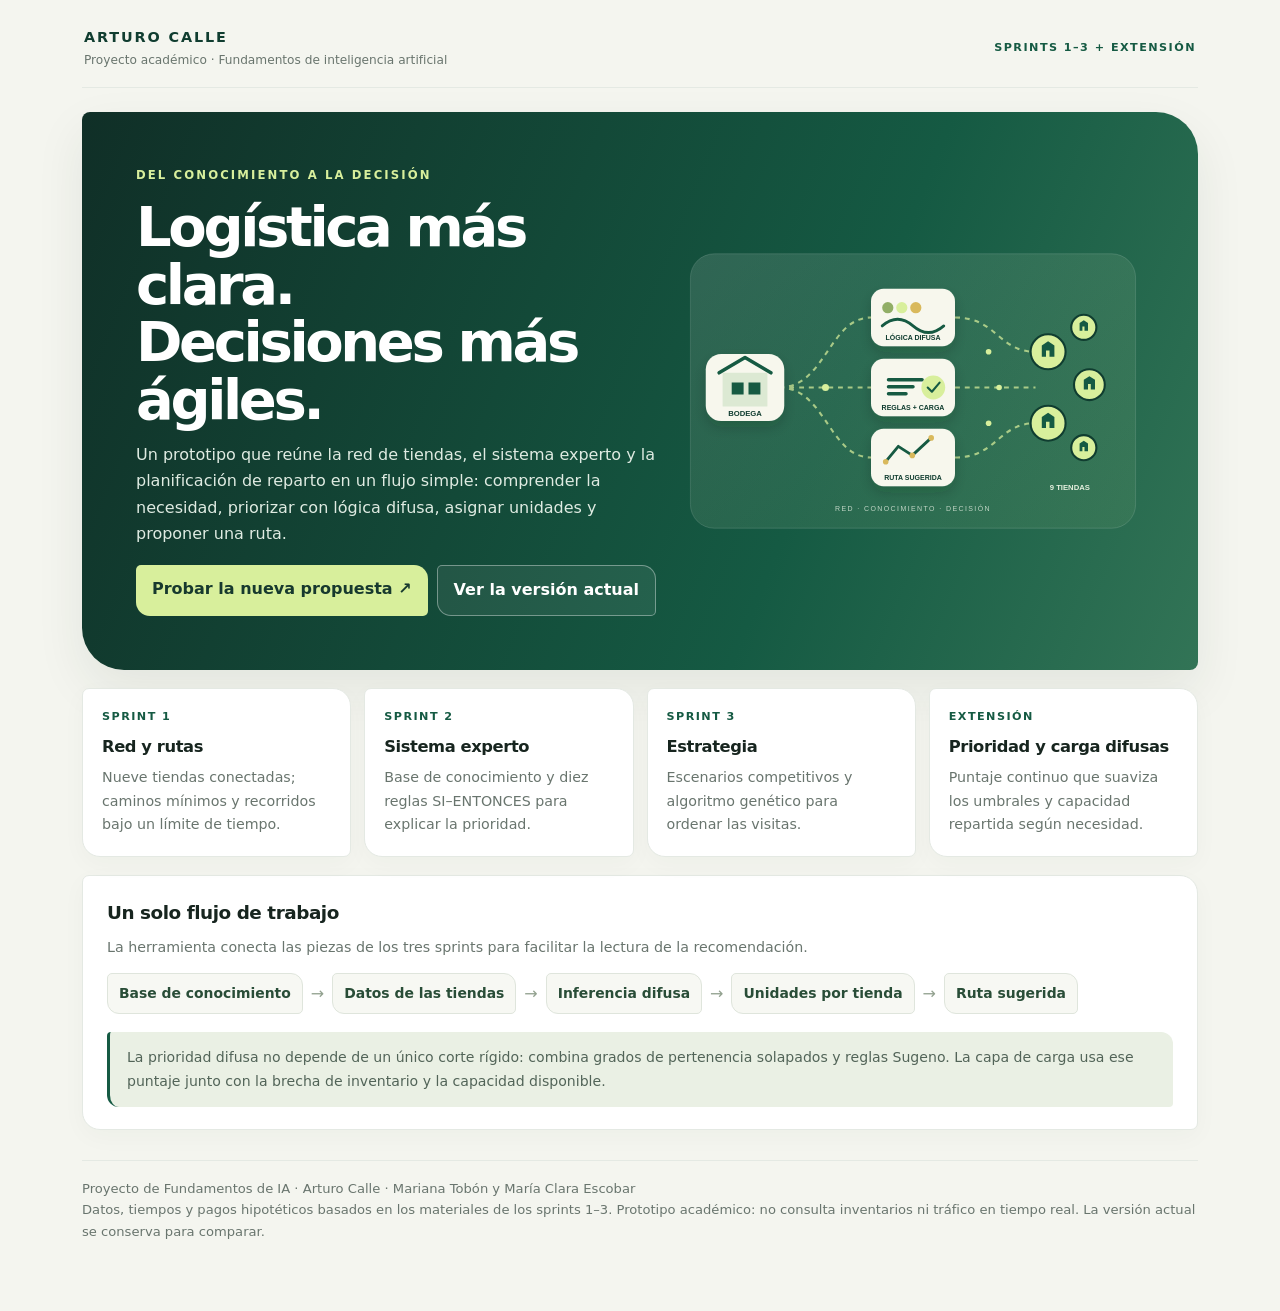
<file: site/index.html>
<!doctype html>
<html lang="es">
<head>
<meta charset="utf-8"><meta name="viewport" content="width=device-width,initial-scale=1">
<meta name="theme-color" content="#143c31">
<meta name="description" content="Prototipo académico de logística inteligente para Arturo Calle: sistema experto, lógica difusa, distribución de carga y rutas.">
<title>Logística inteligente · Arturo Calle</title>
<style>
:root{--ink:#17251f;--green:#155a43;--deep:#103d30;--lime:#d8ef9c;--muted:#69756e;--line:#e4e9e3;--paper:#f4f5ef;--white:#fff}*{box-sizing:border-box}body{margin:0;background:var(--paper);color:var(--ink);font:16px/1.65 Inter,"Segoe UI",system-ui,sans-serif}.wrap{max-width:1160px;margin:auto;padding:26px 22px 68px}.top{display:flex;justify-content:space-between;align-items:center;border-bottom:1px solid var(--line);padding:0 2px 17px;margin-bottom:24px}.brand{font-weight:800;letter-spacing:.13em;color:var(--deep);font-size:.9rem}.brand span{display:block;color:var(--muted);font-weight:500;font-size:.76rem;letter-spacing:0}.hero{display:grid;grid-template-columns:1.06fr .94fr;align-items:center;gap:25px;padding:clamp(24px,5vw,54px);background:linear-gradient(112deg,#102f27,#155a43 65%,#327456);color:white;border-radius:8px 42px 8px 42px;overflow:hidden;box-shadow:0 20px 50px #19342714}.tag{color:var(--lime);font-size:.73rem;letter-spacing:.18em;text-transform:uppercase;font-weight:800}.hero h1{font-size:clamp(2.2rem,5vw,3.5rem);line-height:1.03;letter-spacing:-.06em;margin:13px 0}.hero p{color:#dfebe2;max-width:590px;margin:0 0 18px}.actions{display:flex;flex-wrap:wrap;gap:9px}.btn{display:inline-block;background:var(--lime);color:#17392e;text-decoration:none;padding:11px 16px;border-radius:5px 14px 5px 14px;font-weight:750;transition:.2s}.btn:hover{transform:translateY(-2px);background:#e5f7b6}.btn.ghost{border:1px solid #ffffff60;background:#ffffff12;color:white}.art{width:100%;height:auto;display:block}.grid{display:grid;grid-template-columns:repeat(4,1fr);gap:13px;margin:18px 0}.card{background:white;border:1px solid var(--line);padding:19px;border-radius:7px 18px 7px 18px;box-shadow:0 7px 24px #19342708}.pill{color:var(--green);font-size:.7rem;font-weight:800;letter-spacing:.13em}.card h2{font-size:1.02rem;letter-spacing:-.025em;margin:8px 0 5px}.muted{color:var(--muted);font-size:.89rem;margin:0}.flow{margin-top:14px;padding:22px 24px}.flow h2{font-size:1.15rem;margin:0 0 8px}.steps{display:flex;align-items:center;gap:8px;flex-wrap:wrap;margin:14px 0}.step{border:1px solid #dfe5dc;background:#f7f8f3;border-radius:5px 12px 5px 12px;padding:8px 11px;font-weight:650;color:#294d37;font-size:.87rem}.arrow{color:#92a18f}.callout{margin-top:18px;padding:14px 17px;border-left:3px solid var(--green);background:#eaf0e4;border-radius:4px 12px 4px 12px;color:#526458;font-size:.88rem}footer{border-top:1px solid var(--line);margin-top:30px;padding-top:17px;color:var(--muted);font-size:.82rem}
@media(max-width:800px){.hero{grid-template-columns:1fr}.art{max-width:540px;margin:auto}.grid{grid-template-columns:repeat(2,1fr)}}@media(max-width:500px){.wrap{padding:14px 13px 48px}.hero{padding:24px 21px;border-radius:6px 28px 6px 28px}.grid{grid-template-columns:1fr 1fr;gap:9px}.card{padding:14px}.actions{flex-direction:column;align-items:stretch;text-align:center}}
</style>
</head>
<body><main class="wrap">
<header class="top"><div class="brand">ARTURO CALLE<span>Proyecto académico · Fundamentos de inteligencia artificial</span></div><span class="pill">SPRINTS 1–3 + EXTENSIÓN</span></header>
<section class="hero"><div><div class="tag">Del conocimiento a la decisión</div><h1>Logística más clara.<br>Decisiones más ágiles.</h1><p>Un prototipo que reúne la red de tiendas, el sistema experto y la planificación de reparto en un flujo simple: comprender la necesidad, priorizar con lógica difusa, asignar unidades y proponer una ruta.</p><div class="actions"><a class="btn" href="./app-redisenada/">Probar la nueva propuesta ↗</a><a class="btn ghost" href="./app/?v=light-1">Ver la versión actual</a></div></div><img class="art" src="./resumen-proyecto.svg" alt="Ilustración del proyecto: tiendas conectadas a una bodega, decisión difusa, carga y ruta sugerida"></section>
<section class="grid"><article class="card"><div class="pill">SPRINT 1</div><h2>Red y rutas</h2><p class="muted">Nueve tiendas conectadas; caminos mínimos y recorridos bajo un límite de tiempo.</p></article><article class="card"><div class="pill">SPRINT 2</div><h2>Sistema experto</h2><p class="muted">Base de conocimiento y diez reglas SI–ENTONCES para explicar la prioridad.</p></article><article class="card"><div class="pill">SPRINT 3</div><h2>Estrategia</h2><p class="muted">Escenarios competitivos y algoritmo genético para ordenar las visitas.</p></article><article class="card"><div class="pill">EXTENSIÓN</div><h2>Prioridad y carga difusas</h2><p class="muted">Puntaje continuo que suaviza los umbrales y capacidad repartida según necesidad.</p></article></section>
<section class="card flow"><h2>Un solo flujo de trabajo</h2><p class="muted">La herramienta conecta las piezas de los tres sprints para facilitar la lectura de la recomendación.</p><div class="steps"><span class="step">Base de conocimiento</span><span class="arrow">→</span><span class="step">Datos de las tiendas</span><span class="arrow">→</span><span class="step">Inferencia difusa</span><span class="arrow">→</span><span class="step">Unidades por tienda</span><span class="arrow">→</span><span class="step">Ruta sugerida</span></div><div class="callout">La prioridad difusa no depende de un único corte rígido: combina grados de pertenencia solapados y reglas Sugeno. La capa de carga usa ese puntaje junto con la brecha de inventario y la capacidad disponible.</div></section>
<footer>Proyecto de Fundamentos de IA · Arturo Calle · Mariana Tobón y María Clara Escobar<br>Datos, tiempos y pagos hipotéticos basados en los materiales de los sprints 1–3. Prototipo académico: no consulta inventarios ni tráfico en tiempo real. La versión actual se conserva para comparar.</footer>
</main></body></html>
</file>
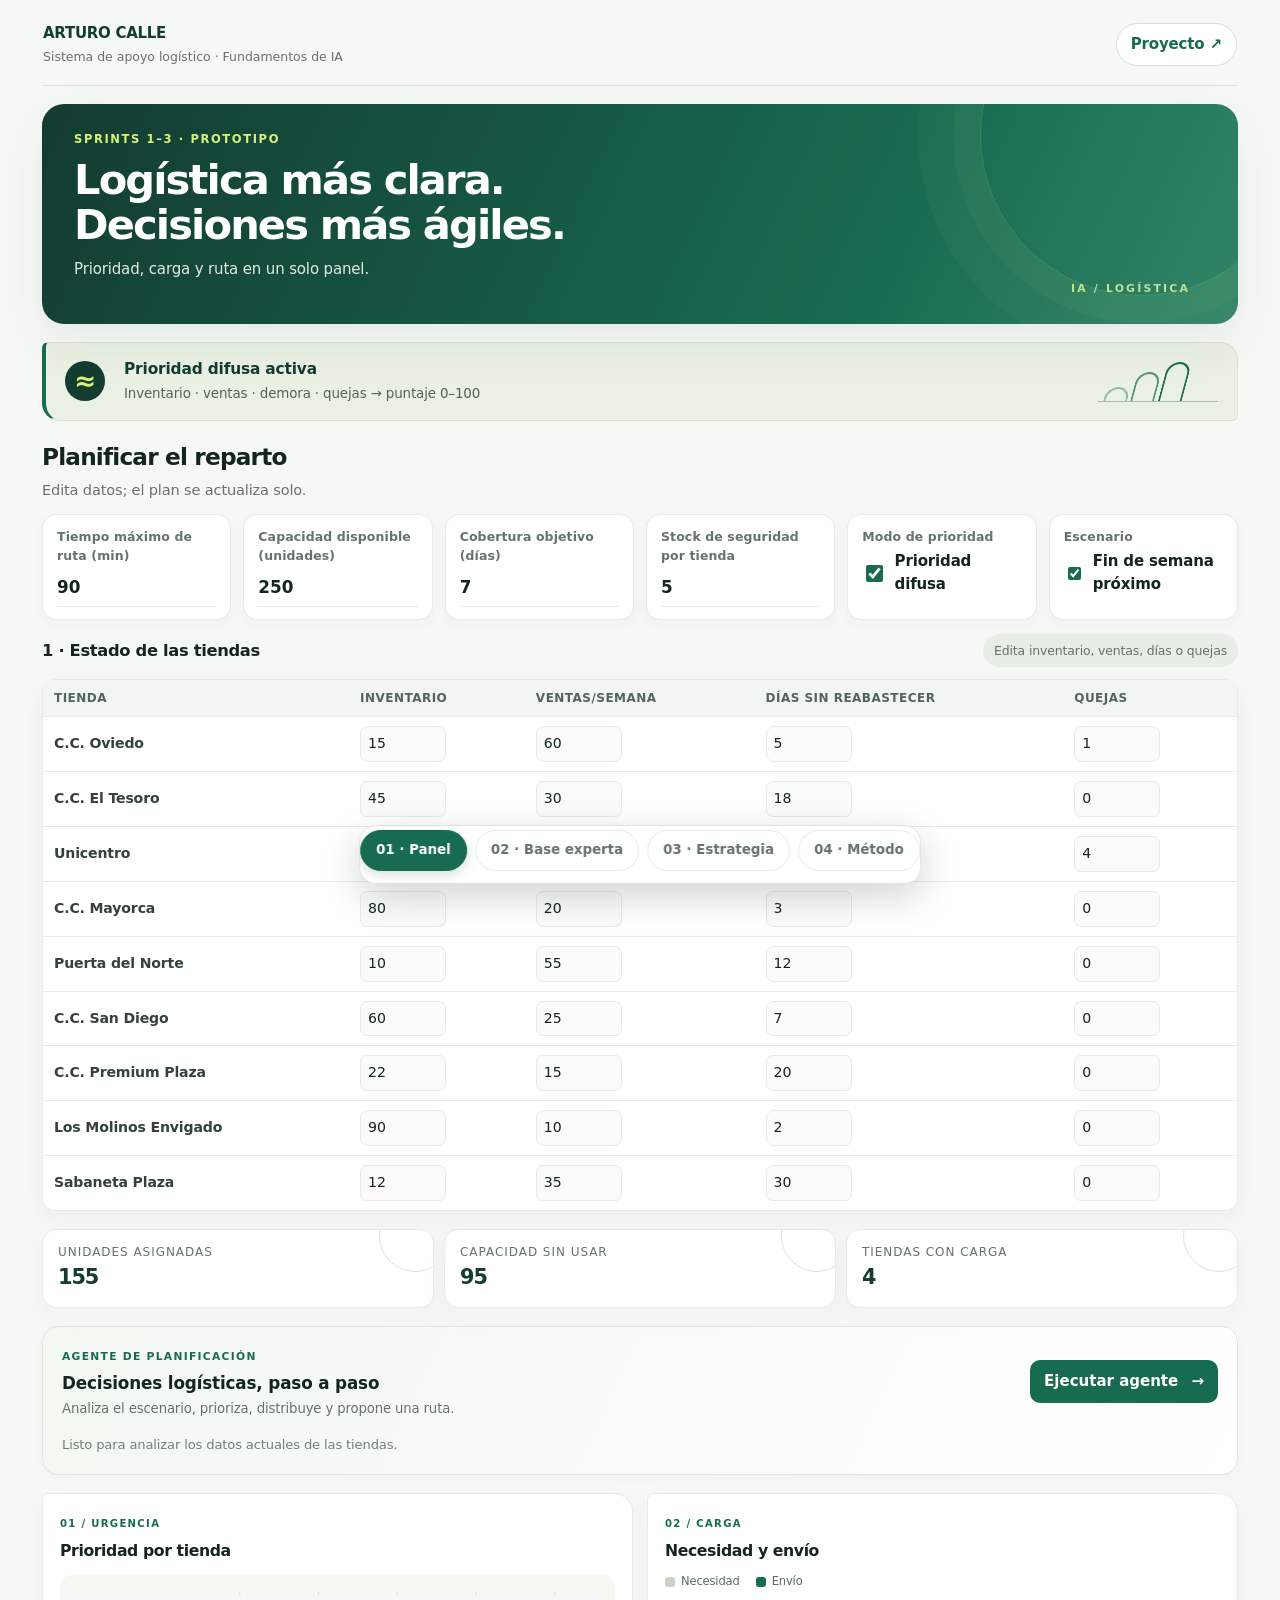
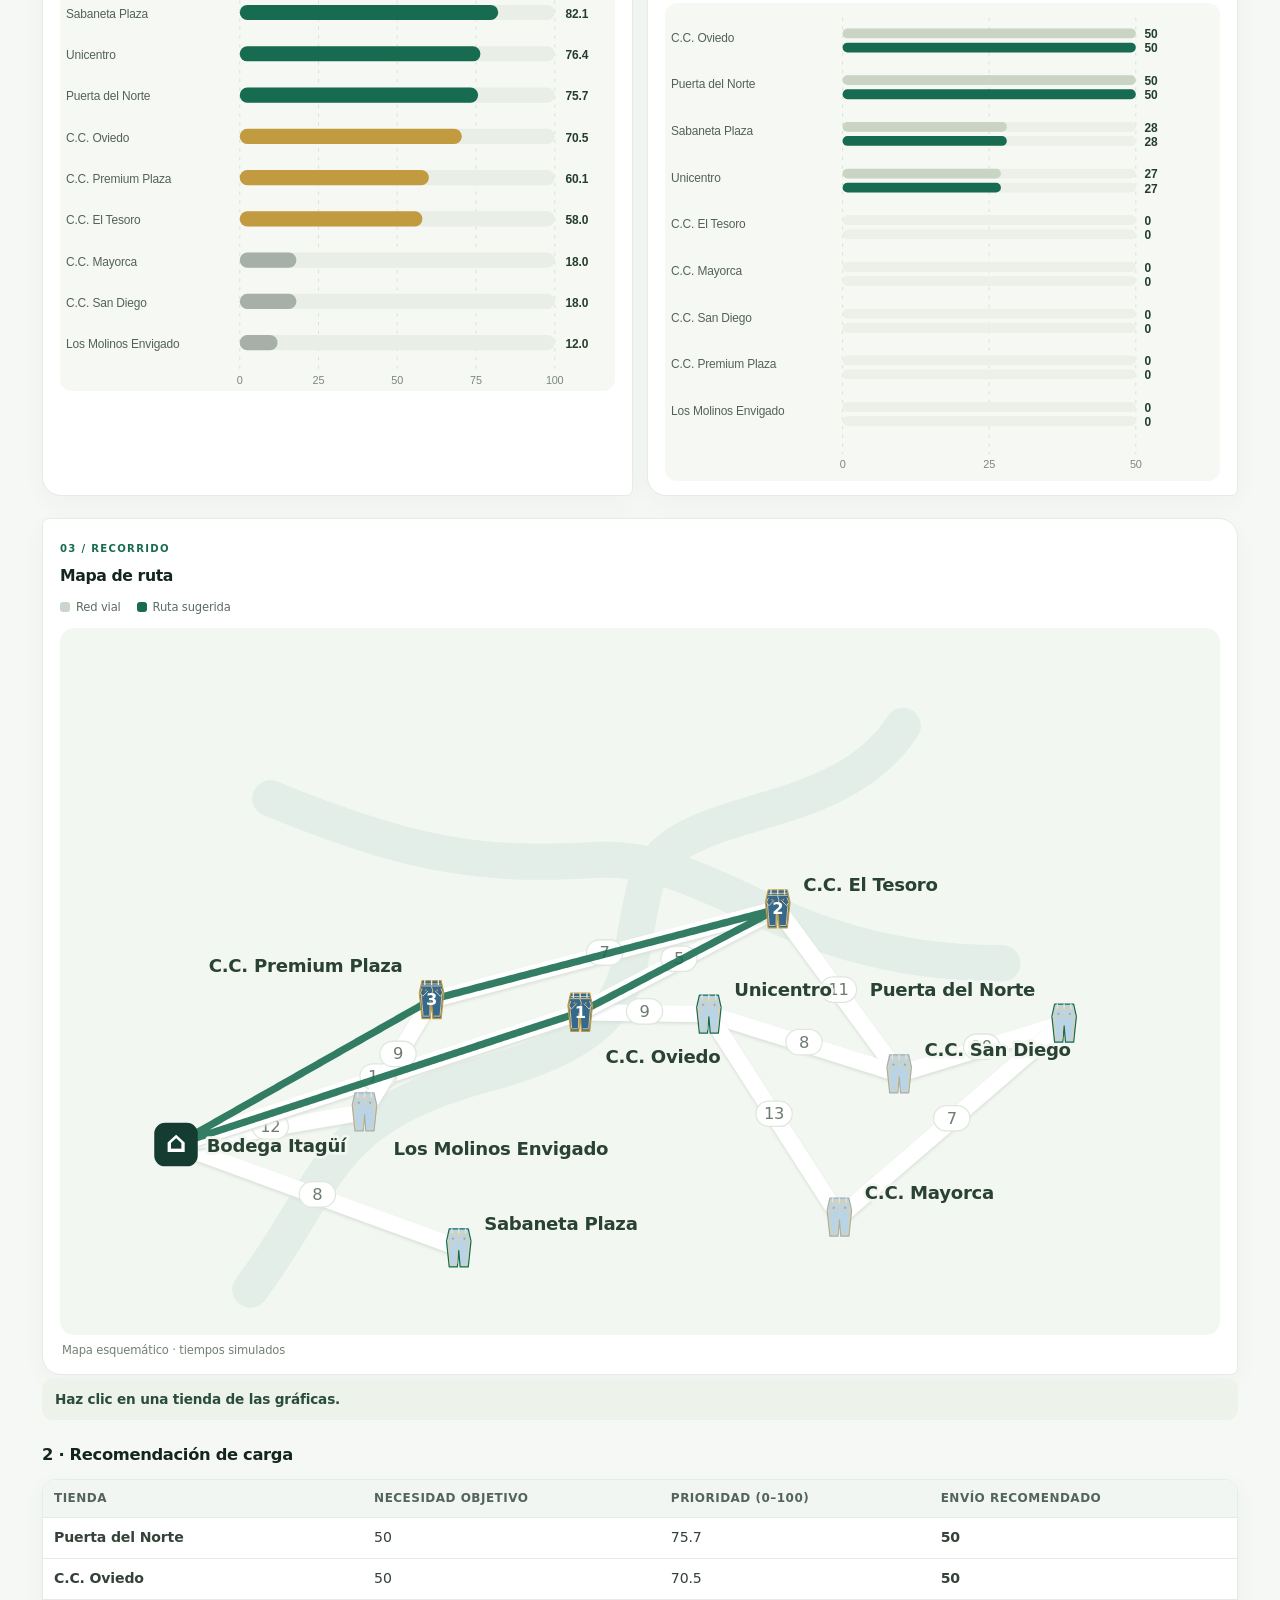
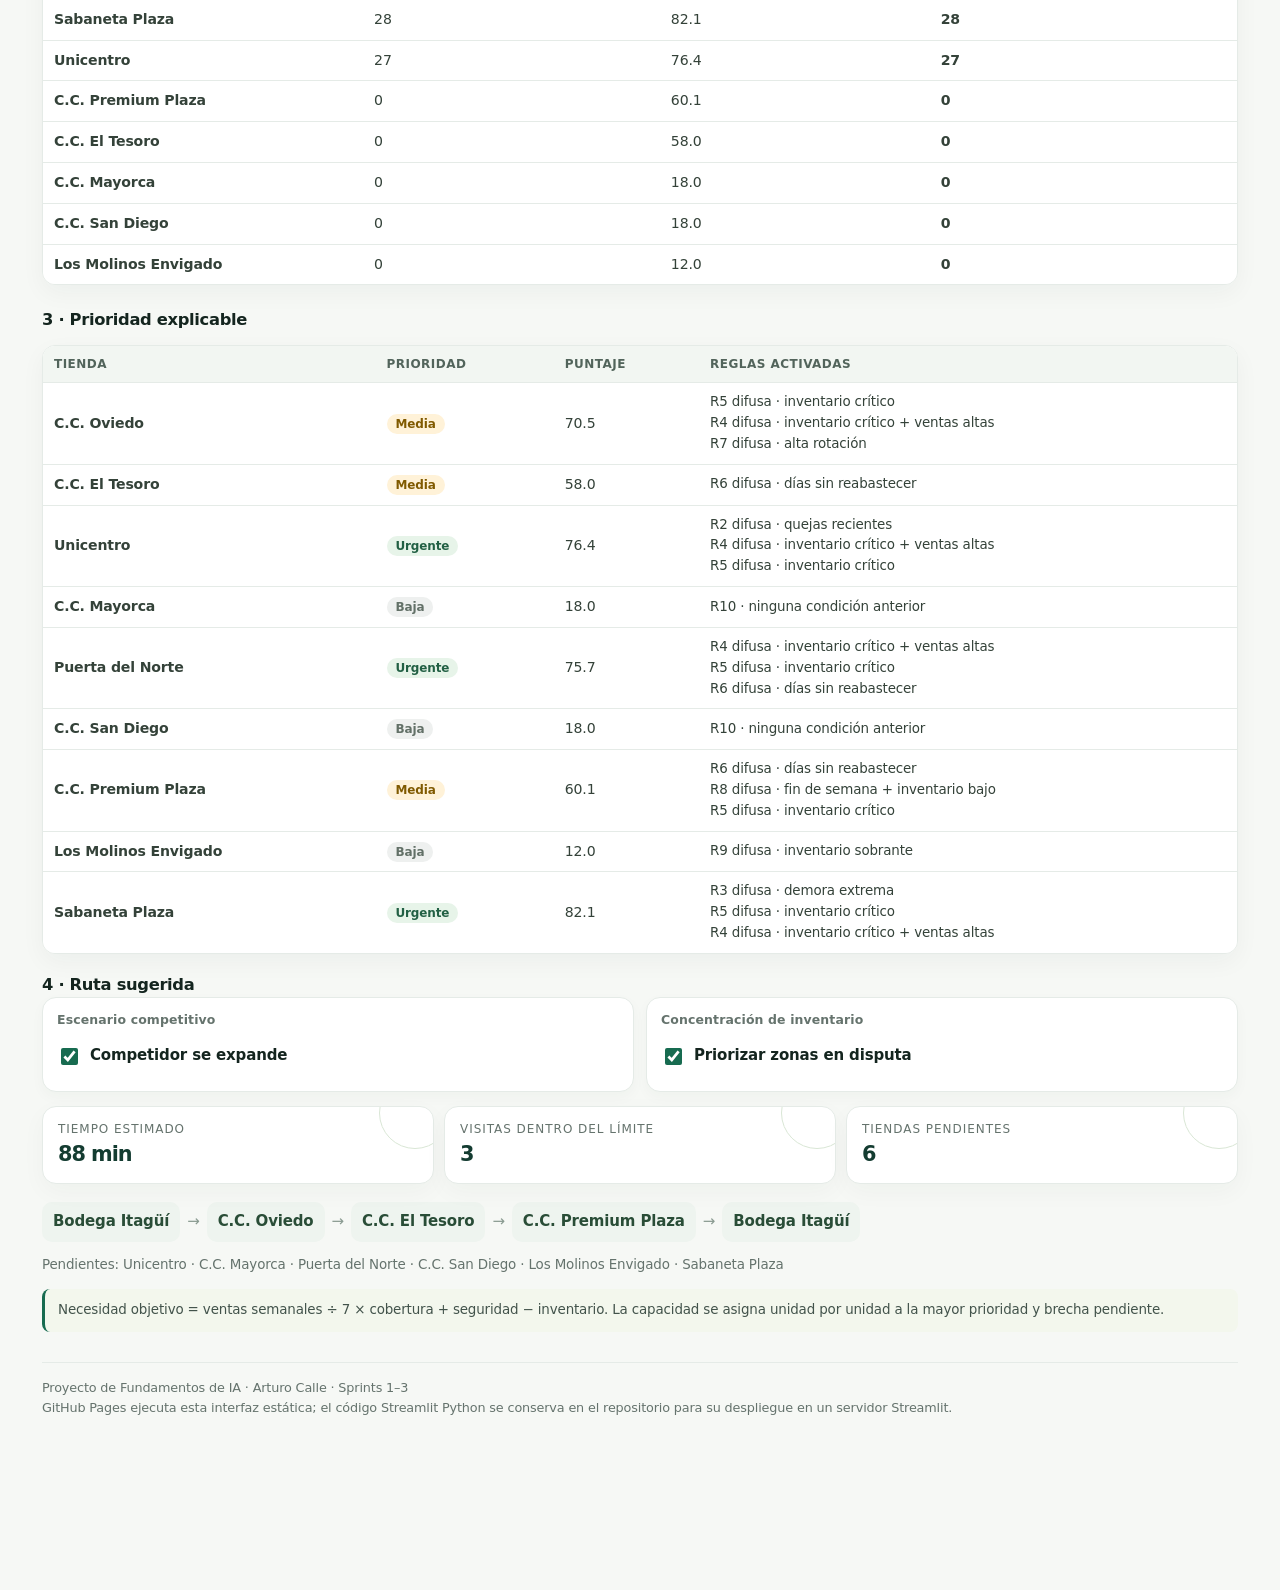
<file: site/app-redisenada/index.html>
<!doctype html>
<html lang="es">
<head>
<meta charset="utf-8"><meta name="viewport" content="width=device-width,initial-scale=1">
<title>Logística inteligente · Arturo Calle | Nueva propuesta</title><link rel="stylesheet" href="./styles.css">
<style>
:root{--ink:#14251f;--green:#176b50;--deep:#143c31;--lime:#d6f27a;--muted:#65736d;--line:#e5ebe7;--paper:#f6f8f5;--white:#fff;--red:#a63d40}*{box-sizing:border-box}body{margin:0;background:var(--paper);color:var(--ink);font:15px/1.55 system-ui,-apple-system,"Segoe UI",sans-serif}button,input{font:inherit}.shell{max-width:1240px;margin:auto;padding:20px 22px 60px}.top{display:flex;justify-content:space-between;align-items:center;gap:18px;margin-bottom:18px}.brand{font-weight:750;letter-spacing:-.02em}.brand span{display:block;color:var(--muted);font-size:.78rem;font-weight:500;letter-spacing:0}.back{color:var(--green);text-decoration:none;font-weight:650}.hero{padding:27px 32px;border-radius:22px;color:#fff;background:linear-gradient(115deg,var(--deep),var(--green) 70%,#318567);margin-bottom:18px}.tag{color:var(--lime);font-size:.72rem;letter-spacing:.14em;text-transform:uppercase;font-weight:750}.hero h1{font-size:clamp(1.8rem,4vw,2.6rem);letter-spacing:-.045em;line-height:1.1;margin:8px 0}.hero p{color:#e0ece5;margin:.35rem 0 0;max-width:820px}.nav{display:flex;gap:8px;overflow:auto;padding:4px 0 12px;margin-bottom:4px}.nav button{border:1px solid var(--line);background:#fff;color:var(--muted);border-radius:999px;padding:9px 15px;white-space:nowrap;cursor:pointer;font-weight:650}.nav button.active{background:var(--green);border-color:var(--green);color:#fff}.section{display:none}.section.active{display:block}.section-title{display:flex;justify-content:space-between;align-items:end;gap:16px;margin:12px 0}.section-title h2{font-size:1.45rem;letter-spacing:-.035em;margin:0}.section-title p{margin:4px 0 0;color:var(--muted)}.panel,.card{background:#fff;border:1px solid var(--line);border-radius:17px;padding:18px 20px;box-shadow:0 4px 16px #14251f08}.controls{display:grid;grid-template-columns:repeat(auto-fit,minmax(170px,1fr));gap:12px;margin-bottom:14px}.control{background:#fff;border:1px solid var(--line);border-radius:14px;padding:12px 14px}.control label{display:block;font-size:.78rem;color:var(--muted);font-weight:650;margin-bottom:4px}.control input[type=number]{width:100%;border:0;border-bottom:1px solid var(--line);padding:5px 0;color:var(--ink);font-size:1.05rem;font-weight:700;outline:0}.check{display:flex;align-items:center;gap:9px;min-height:45px;font-weight:650}.check input{accent-color:var(--green);width:17px;height:17px}.table-wrap{overflow:auto;border:1px solid var(--line);border-radius:13px;margin:12px 0 18px}table{border-collapse:collapse;width:100%;min-width:690px;background:white}th,td{text-align:left;padding:9px 11px;border-bottom:1px solid var(--line);font-size:.88rem}th{background:#f2f6f2;color:#52645b;font-size:.75rem;text-transform:uppercase;letter-spacing:.04em;position:sticky;top:0}tr:last-child td{border-bottom:0}td input{width:86px;border:1px solid var(--line);border-radius:7px;padding:6px 7px;color:var(--ink)}td:first-child{font-weight:650}.metrics{display:grid;grid-template-columns:repeat(auto-fit,minmax(150px,1fr));gap:10px;margin:12px 0 18px}.metric{background:#fff;border:1px solid var(--line);border-radius:14px;padding:13px 15px}.metric span{display:block;color:var(--muted);font-size:.75rem}.metric b{font-size:1.3rem}.subhead{margin:22px 0 8px;font-size:1.02rem}.muted{color:var(--muted)}.pill{display:inline-block;color:var(--green);font-size:.72rem;font-weight:750;letter-spacing:.04em}.route{display:flex;flex-wrap:wrap;gap:7px;align-items:center;margin:12px 0}.stop{border-radius:10px;background:#eef4ef;padding:8px 11px;font-weight:650}.arrow{color:#8a9b91}.notice{background:#f3f7ed;border-left:3px solid var(--green);padding:11px 13px;border-radius:8px;color:#42534b}.footer{border-top:1px solid var(--line);margin-top:30px;padding-top:15px;color:var(--muted);font-size:.8rem}.grid{display:grid;grid-template-columns:repeat(auto-fit,minmax(210px,1fr));gap:12px}.card h3{margin:5px 0;font-size:1rem}.card p{margin:.4rem 0;color:var(--muted)}.rule{padding:10px 0;border-bottom:1px solid var(--line)}.rule:last-child{border:0}.rule b{display:inline-block;min-width:36px;color:var(--green)}.right{text-align:right}.badge{border-radius:999px;padding:3px 9px;background:#e7f4e9;color:#226044;font-weight:700;font-size:.75rem}.badge.mid{background:#fff2d8;color:#805a00}.badge.low{background:#eef0ef;color:#627067}.small{font-size:.84rem}.table-title{display:flex;justify-content:space-between;align-items:center;gap:8px}.table-title h3{margin:0}.status{color:var(--muted);font-size:.78rem}@media(max-width:600px){.shell{padding:13px}.hero{padding:22px}.top{align-items:flex-start}.section-title{display:block}}
</style>
</head>
<body><svg class="jeans-defs" aria-hidden="true" focusable="false"><symbol id="jeans-icon-shape" viewBox="0 0 24 32"><path class="jeans-body" d="M5 2h14l2 9-2 19h-6l-1-12-1 12H5L3 11z"/><path class="jeans-stitch" d="M5.5 4.5h13M5 6h14M5 8l-1.3 3.4 1.8 2.2 3.7-3.8M19 8l1.3 3.4-1.8 2.2-3.7-3.8M12 6.5q2 3 0 6M4.4 12l1.3 15.5M19.6 12l-1.3 15.5M11 17l-.3 10.5M6 28.2h4M14 28.2h4"/><path class="jeans-loop" d="M7 2v3M12 2v3M17 2v3"/><circle class="jeans-rivet" cx="7.8" cy="9.2" r=".55"/><circle class="jeans-rivet" cx="16.2" cy="9.2" r=".55"/></symbol></svg><main class="shell">
<div class="top"><div class="brand">ARTURO CALLE<span>Sistema de apoyo logístico · Fundamentos de IA</span></div><a class="back" href="../">Proyecto ↗</a></div>
<header class="hero"><div class="tag">Sprints 1–3 · Prototipo</div><h1>Logística más clara.<br>Decisiones más ágiles.</h1><p>Prioridad, carga y ruta en un solo panel.</p></header>
<div class="fuzzy-note"><div class="fuzzy-mark">≈</div><div><strong>Prioridad difusa activa</strong><p>Inventario · ventas · demora · quejas → puntaje 0–100</p></div><div class="fuzzy-spark" aria-hidden="true"><span></span><span></span><span></span></div></div><nav class="nav" aria-label="Navegación"><button class="active" data-page="panel" aria-label="Panel del día">01 · Panel</button><button data-page="knowledge" aria-label="Base de conocimiento">02 · Base experta</button><button data-page="strategy" aria-label="Estrategia competitiva">03 · Estrategia</button><button data-page="about" aria-label="Cómo funciona">04 · Método</button></nav>
<section class="section active" id="panel">
<div class="section-title"><div><h2>Planificar el reparto</h2><p>Edita datos; el plan se actualiza solo.</p></div></div>
<div class="controls">
<div class="control"><label>Tiempo máximo de ruta (min)</label><input id="budget" type="number" min="30" max="240" step="5" value="90"></div>
<div class="control"><label>Capacidad disponible (unidades)</label><input id="capacity" type="number" min="0" max="100000" step="10" value="250"></div>
<div class="control"><label>Cobertura objetivo (días)</label><input id="coverage" type="number" min="1" max="21" value="7"></div>
<div class="control"><label>Stock de seguridad por tienda</label><input id="safety" type="number" min="0" max="500" value="5"></div>
<div class="control"><label>Modo de prioridad</label><div class="check"><input id="fuzzy" type="checkbox" checked><span>Prioridad difusa</span></div></div>
<div class="control"><label>Escenario</label><div class="check"><input id="weekend" type="checkbox" checked><span>Fin de semana próximo</span></div></div>
</div>
<div class="table-title"><h3 class="subhead">1 · Estado de las tiendas</h3><span class="status">Edita inventario, ventas, días o quejas</span></div>
<div id="stores"></div>
<div class="metrics" id="metrics"></div>
<article class="agent-card"><div class="agent-top"><div><span class="agent-kicker">AGENTE DE PLANIFICACIÓN</span><h3>Decisiones logísticas, paso a paso</h3><p>Analiza el escenario, prioriza, distribuye y propone una ruta.</p></div><button id="runAgent" class="agent-button" type="button">Ejecutar agente <span aria-hidden="true">→</span></button></div><div id="agentOutput" class="agent-output" aria-live="polite"><span class="agent-idle">Listo para analizar los datos actuales de las tiendas.</span></div></article>
<div class="chart-grid"><article class="chart-card"><div class="chart-heading"><span class="chart-kicker">01 / URGENCIA</span><h3>Prioridad por tienda</h3></div><div id="priorityChart"></div></article><article class="chart-card"><div class="chart-heading"><span class="chart-kicker">02 / CARGA</span><h3>Necesidad y envío</h3></div><div class="chart-legend"><span><i class="legend-need"></i>Necesidad</span><span><i class="legend-send"></i>Envío</span></div><div id="loadChart"></div></article></div><article class="chart-card map-card"><div class="chart-heading"><span class="chart-kicker">03 / RECORRIDO</span><h3>Mapa de ruta</h3></div><div class="chart-legend"><span><i class="legend-road"></i>Red vial</span><span><i class="legend-send"></i>Ruta sugerida</span></div><div id="routeMap"></div><div class="map-caption">Mapa esquemático · tiempos simulados</div></article><div id="chartDetail" class="chart-detail" aria-live="polite">Elige una tienda en el mapa o las gráficas.</div>
<h3 class="subhead">2 · Recomendación de carga</h3><div id="loads"></div>
<h3 class="subhead">3 · Prioridad explicable</h3><div id="priorities"></div>
<div class="table-title"><h3 class="subhead">4 · Ruta sugerida</h3></div>
<div class="controls">
<div class="control"><label>Escenario competitivo</label><div class="check"><input id="rival" type="checkbox" checked><span>Competidor se expande</span></div></div>
<div class="control"><label>Concentración de inventario</label><div class="check"><input id="focus" type="checkbox" checked><span>Priorizar zonas en disputa</span></div></div>
</div>
<div class="metrics" id="routeMetrics"></div><div class="route" id="route"></div><p class="muted small" id="pending"></p>
<div class="notice small">Necesidad objetivo = ventas semanales ÷ 7 × cobertura + seguridad − inventario. La capacidad se asigna unidad por unidad a la mayor prioridad y brecha pendiente.</div>
</section>
<section class="section" id="knowledge">
<div class="section-title"><div><h2>La base de conocimiento</h2><p>Conocimiento estable del modelo, separado de los datos operativos del día.</p></div></div>
<div class="grid"><article class="card"><span class="pill">1 · CONOCIMIENTO</span><h3>Red, umbrales y reglas</h3><p>Define tiendas conectadas, tiempos estimados, conjuntos difusos y las condiciones SI–ENTONCES.</p></article><article class="card"><span class="pill">2 · MEMORIA DE TRABAJO</span><h3>Datos del día</h3><p>Inventario, ventas semanales, días sin reabastecer, quejas, tiempo de ruta y capacidad.</p></article><article class="card"><span class="pill">3 · INFERENCIA</span><h3>Recomendaciones</h3><p>Aplica las reglas, calcula puntajes, asigna unidades y selecciona visitas bajo el límite de jornada.</p></article></div>
<h3 class="subhead">Diez reglas SI–ENTONCES</h3><div class="panel" id="rules"></div>
<h3 class="subhead">Cómo se suaviza la prioridad</h3><div class="panel small"><p>Inventario muy bajo, crítico, bajo y sobrante; ventas altas; rotación muy alta; días medios o muy altos; quejas altas y fin de semana se representan con funciones trapezoidales solapadas. Las reglas conservan los umbrales originales, pero su grado de activación se pondera con consecuentes Sugeno.</p><p>Urgente → salidas alrededor de 90–96; media → 52–62; baja → 12–18. El puntaje es el promedio ponderado continuo de las reglas activas; la etiqueta solo resume ese valor. Cuando se desactiva la prioridad difusa, se aplican los cortes discretos originales.</p></div>
<h3 class="subhead">Red vial del proyecto · minutos estimados</h3><div id="network"></div><p class="muted small">Tiempos académicos simulados de hora pico; no representan tráfico en tiempo real.</p>
</section>
<section class="section" id="strategy">
<div class="section-title"><div><h2>Decisión frente a la expansión del competidor</h2><p>Matriz hipotética usada en la Entrega 3.</p></div></div>
<div class="panel"><p>Valores de participación de mercado del modelo, en la escala codificada por el notebook. La presentación describe la escala de otra forma; se conserva aquí la matriz tal como está implementada.</p><div class="table-wrap"><table><thead><tr><th>Estrategia</th><th>Competidor se expande</th><th>Competidor mantiene</th></tr></thead><tbody><tr><td>Concentrar</td><td>20</td><td>50</td></tr><tr><td>Distribuir</td><td>65</td><td>80</td></tr></tbody></table></div><div class="notice">Estos pagos son supuestos didácticos. En la ruta, concentrar duplica el valor de las visitas en zonas disputadas; si el competidor se expande, una visita después del minuto 45 pierde la mitad de su valor.</div><h3 class="subhead">Zonas de disputa</h3><p>C.C. Oviedo · Unicentro · C.C. El Tesoro · C.C. San Diego.</p><p class="muted small">El algoritmo genético explora órdenes de visita y maximiza valor atendido menos una penalización pequeña por tiempo, respetando el límite de ruta.</p></div>
</section>
<section class="section" id="about">
<div class="section-title"><div><h2>De los sprints a una sola herramienta</h2><p>El flujo conecta conocimiento, datos y decisiones.</p></div></div>
<div class="grid"><article class="card"><span class="pill">SPRINT 1</span><h3>Red y rutas</h3><p>Nueve tiendas conectadas con tiempos en minutos. Dijkstra calcula caminos mínimos; la búsqueda de ruta organiza una vuelta cerrada con límite de tiempo y 15 minutos de atención por parada.</p></article><article class="card"><span class="pill">SPRINT 2</span><h3>Sistema experto</h3><p>Separa base de conocimiento, memoria de trabajo e inferencia. Diez reglas transparentes priorizan las tiendas.</p></article><article class="card"><span class="pill">SPRINT 3</span><h3>Estrategia competitiva</h3><p>Una matriz de pagos define un escenario hipotético. Un algoritmo genético busca el orden de visita con mayor valor.</p></article><article class="card"><span class="pill">EXTENSIÓN</span><h3>Lógica difusa y carga</h3><p>Prioridad continua para evitar saltos abruptos, seguida de distribución de unidades según necesidad y capacidad total.</p></article></div>
<div class="panel" style="margin-top:14px"><h3>Alcance</h3><p>Prototipo académico con datos, tiempos, umbrales y pagos supuestos a partir de los materiales de los sprints 1–3. No consulta inventario real, tráfico en vivo ni geolocalización. Valida las recomendaciones antes de cualquier uso operativo.</p><p class="muted small">La versión Python Streamlit también está en el repositorio, en <code>app/streamlit_app.py</code>, para ejecutarla en Streamlit Community Cloud.</p></div>
</section>
<footer class="footer">Proyecto de Fundamentos de IA · Arturo Calle · Sprints 1–3<br>GitHub Pages ejecuta esta interfaz estática; el código Streamlit Python se conserva en el repositorio para su despliegue en un servidor Streamlit.</footer>
</main>
<script>
const ORIGIN="Bodega Itagüí", STOP=15;
const names=["C.C. Oviedo","C.C. El Tesoro","Unicentro","C.C. Mayorca","Puerta del Norte","C.C. San Diego","C.C. Premium Plaza","Los Molinos Envigado","Sabaneta Plaza"];
let stores=[
 {name:"C.C. Oviedo",inv:15,sales:60,days:5,complaints:1},{name:"C.C. El Tesoro",inv:45,sales:30,days:18,complaints:0},{name:"Unicentro",inv:18,sales:40,days:9,complaints:4},{name:"C.C. Mayorca",inv:80,sales:20,days:3,complaints:0},{name:"Puerta del Norte",inv:10,sales:55,days:12,complaints:0},{name:"C.C. San Diego",inv:60,sales:25,days:7,complaints:0},{name:"C.C. Premium Plaza",inv:22,sales:15,days:20,complaints:0},{name:"Los Molinos Envigado",inv:90,sales:10,days:2,complaints:0},{name:"Sabaneta Plaza",inv:12,sales:35,days:30,complaints:0}
];
const graph={"Bodega Itagüí":{"Sabaneta Plaza":8,"Los Molinos Envigado":12,"C.C. Oviedo":10},"Sabaneta Plaza":{"Bodega Itagüí":8},"Los Molinos Envigado":{"Bodega Itagüí":12,"C.C. Premium Plaza":9},"C.C. Oviedo":{"Bodega Itagüí":10,"C.C. El Tesoro":5,"Unicentro":9},"C.C. El Tesoro":{"C.C. Oviedo":5,"C.C. Premium Plaza":7,"C.C. San Diego":11},"C.C. Premium Plaza":{"Los Molinos Envigado":9,"C.C. El Tesoro":7},"Unicentro":{"C.C. Oviedo":9,"C.C. San Diego":8,"C.C. Mayorca":13},"C.C. San Diego":{"C.C. El Tesoro":11,"Unicentro":8,"Puerta del Norte":10},"C.C. Mayorca":{"Unicentro":13,"Puerta del Norte":7},"Puerta del Norte":{"C.C. San Diego":10,"C.C. Mayorca":7}};
const disputed=new Set(["C.C. Oviedo","Unicentro","C.C. El Tesoro","C.C. San Diego"]);
const rulesDef=[["R1","Inventario < 10","Urgente"],["R2","Quejas > 3","Urgente"],["R3","Días sin reabastecer > 25","Urgente"],["R4","Inventario < 20 y ventas altas (>40 antes de fin de semana; >50 en otro caso)","Urgente"],["R5","Inventario < 20","Media"],["R6","Días sin reabastecer > 14","Media"],["R7","Ventas > 70 unidades/semana","Media"],["R8","Fin de semana próximo e inventario < 30","Media"],["R9","Inventario > 100","Baja"],["R10","Ninguna regla anterior aplica","Baja"]];
function dijkstra(start){let dist={};Object.keys(graph).forEach(n=>dist[n]=Infinity);dist[start]=0;let pending=new Set(Object.keys(graph));while(pending.size){let u=[...pending].reduce((a,b)=>dist[a]<dist[b]?a:b);pending.delete(u);if(!Number.isFinite(dist[u]))break;for(let [v,w] of Object.entries(graph[u]))if(dist[u]+w<dist[v])dist[v]=dist[u]+w}return dist}
const DIST={};Object.keys(graph).forEach(n=>DIST[n]=dijkstra(n));
function trap(x,a,b,c,d){if(x<=a||x>=d)return 0;if(x>=b&&x<=c)return 1;if(x<b)return b===a?1:(x-a)/(b-a);return d===c?1:(d-x)/(d-c)}
function fuzzyPriority(f,weekend){let high=weekend?40:50;let m={inv_muy_bajo:trap(f.inv,-100,-100,5,15),inv_critico:trap(f.inv,5,10,18,26),inv_bajo_30:trap(f.inv,15,20,27,35),inv_sobrante:trap(f.inv,85,100,150,150),ventas_altas:trap(f.sales,high-15,high,high+15,high+30),rotacion_muy_alta:trap(f.sales,55,70,120,120),dias_medios:trap(f.days,8,14,22,29),dias_muy_altos:trap(f.days,18,25,45,45),quejas_altas:trap(f.complaints,1,3,8,8),fin_semana:weekend?1:0};let rr=[[m.inv_muy_bajo,96,"R1 difusa · inventario muy bajo"],[m.quejas_altas,94,"R2 difusa · quejas recientes"],[m.dias_muy_altos,92,"R3 difusa · demora extrema"],[Math.min(m.inv_critico,m.ventas_altas),91,"R4 difusa · inventario crítico + ventas altas"],[m.inv_critico,62,"R5 difusa · inventario crítico"],[m.dias_medios,58,"R6 difusa · días sin reabastecer"],[m.rotacion_muy_alta,55,"R7 difusa · alta rotación"],[Math.min(m.fin_semana,m.inv_bajo_30),52,"R8 difusa · fin de semana + inventario bajo"],[m.inv_sobrante,12,"R9 difusa · inventario sobrante"]];let den=rr.reduce((a,r)=>a+(r[0]>0?r[0]:0),0);let score=den?rr.reduce((a,r)=>a+r[0]*r[1],0)/den:18;let fired=rr.filter(r=>r[0]>.05).sort((a,b)=>b[0]-a[0]).slice(0,3).map(r=>r[2]);return {score,priority:score>=75?"Urgente":score>=38?"Media":"Baja",rules:fired.length?fired:["R10 · ninguna condición anterior"]}}
function discretePriority(f,weekend){let high=weekend?40:50, t=[[f.inv<10,"Urgente","R1 · inventario muy bajo"],[f.complaints>3,"Urgente","R2 · más de 3 quejas"],[f.days>25,"Urgente","R3 · más de 25 días sin reabastecer"],[f.inv<20&&f.sales>high,"Urgente","R4 · inventario crítico + ventas altas"],[f.inv<20,"Media","R5 · inventario crítico"],[f.days>14,"Media","R6 · más de 14 días sin reabastecer"],[f.sales>70,"Media","R7 · rotación muy alta"],[weekend&&f.inv<30,"Media","R8 · fin de semana + inventario bajo"],[f.inv>100,"Baja","R9 · inventario sobrante"]];for(let x of t)if(x[0])return {score:{Urgente:92,Media:56,Baja:18}[x[1]],priority:x[1],rules:[x[2]]};return {score:18,priority:"Baja",rules:["R10 · ninguna condición anterior"]}}
function allocate(scores,coverage,capacity,safety){let rows=stores.map(s=>{let need=Math.max(0,Math.round(s.sales/7*coverage+safety)-s.inv);return {name:s.name,need,score:scores[s.name].score,send:0}}),remaining=capacity;while(remaining>0){let c=rows.filter(r=>r.send<r.need);if(!c.length)break;c.sort((a,b)=>b.score*(1-b.send/Math.max(1,b.need))-a.score*(1-a.send/Math.max(1,a.need))||a.send-b.send);c[0].send++;remaining--}return rows}
function seeded(seed){return function(){seed|=0;seed=seed+0x6D2B79F5|0;let t=Math.imul(seed^seed>>>15,1|seed);t=t+Math.imul(t^t>>>7,61|t)^t;return ((t^t>>>14)>>>0)/4294967296}}
function routePlan(scores,budget,expand,focus){let ns=stores.map(s=>s.name).filter(n=>DIST[n]),rng=seeded(42),values={};ns.forEach(n=>values[n]=Math.max(.2,scores[n].score/100)*(focus&&disputed.has(n)?2:1));function decode(order){let visited=[],elapsed=0,current=ORIGIN,arrivals={},route=[ORIGIN];for(let n of order){let travel=DIST[current][n];if(elapsed+travel+STOP+DIST[n][ORIGIN]<=budget){elapsed+=travel;arrivals[n]=elapsed;elapsed+=STOP;visited.push(n);route.push(n);current=n}}return {visited,total:elapsed+DIST[current][ORIGIN],arrivals,route:[...route,ORIGIN]}}function fitness(order){let d=decode(order),v=d.visited.reduce((a,n)=>a+values[n]*(expand&&disputed.has(n)&&d.arrivals[n]>45?.5:1),0);return v-.01*d.total}function sample(pop,weights){let total=weights.reduce((a,b)=>a+b,0),r=rng()*total;for(let i=0;i<pop.length;i++){r-=weights[i];if(r<=0)return pop[i]}return pop[pop.length-1]}let pop=Array.from({length:30},()=>ns.slice().sort(()=>rng()-.5));for(let g=0;g<60;g++){pop.sort((a,b)=>fitness(b)-fitness(a));let next=pop.slice(0,2);while(next.length<30){let raw=pop.map(fitness),floor=Math.min(...raw),weights=raw.map(x=>Math.max(.001,x-floor+.01)),p1=sample(pop,weights),p2=sample(pop,weights),cut=Math.max(1,Math.floor(ns.length/2)),child=p1.slice(0,cut).concat(p2.filter(n=>!p1.slice(0,cut).includes(n)));if(child.length>1&&rng()<.2){let a=Math.floor(rng()*child.length),b=Math.floor(rng()*child.length);[child[a],child[b]]=[child[b],child[a]]}next.push(child)}pop=next}let best=pop.reduce((a,b)=>fitness(a)>fitness(b)?a:b),d=decode(best);return {...d,fitness:fitness(best),pending:ns.filter(n=>!d.visited.includes(n))}}
function esc(s){return String(s).replace(/[&<>"']/g,c=>({"&":"&amp;","<":"&lt;",">":"&gt;","\"":"&quot;","'":"&#39;"}[c]))}
function storeTable(){return '<div class="table-wrap"><table><thead><tr><th>Tienda</th><th>Inventario</th><th>Ventas/semana</th><th>Días sin reabastecer</th><th>Quejas</th></tr></thead><tbody>'+stores.map((s,i)=>'<tr><td>'+esc(s.name)+'</td><td><input type="number" min="0" data-i="'+i+'" data-k="inv" value="'+s.inv+'"></td><td><input type="number" min="0" data-i="'+i+'" data-k="sales" value="'+s.sales+'"></td><td><input type="number" min="0" data-i="'+i+'" data-k="days" value="'+s.days+'"></td><td><input type="number" min="0" data-i="'+i+'" data-k="complaints" value="'+s.complaints+'"></td></tr>').join('')+'</tbody></table></div>'}
function priorityClass(p){return p==="Urgente"?"":" mid"}
function agentMarkup(result,load,route,fuzzy,capacity){if(!window.agentExecuted)return '<span class="agent-idle">Listo para analizar los datos actuales de las tiendas.</span>';const assigned=load.reduce((a,r)=>a+r.send,0),top=load.filter(r=>r.need>0).sort((a,b)=>b.score-a.score)[0]||load.slice().sort((a,b)=>b.score-a.score)[0],sent=load.filter(r=>r.send>0).sort((a,b)=>b.score-a.score),allocation=sent.slice(0,3).map(r=>`${esc(r.name)} · ${r.send}`).join(' &nbsp;·&nbsp; ');return `<div class="agent-steps"><div><span>01 · OBSERVAR</span><b>${load.length} tiendas</b><small>inventario y demanda</small></div><div><span>02 · PRIORIZAR</span><b>${esc(top.name)}</b><small>${fuzzy?'prioridad difusa':'prioridad discreta'} · ${top.score.toFixed(1)}/100</small></div><div><span>03 · ASIGNAR</span><b>${assigned.toLocaleString('es-CO')} / ${capacity.toLocaleString('es-CO')} uds.</b><small>${sent.length} tiendas reciben carga</small></div><div><span>04 · TRAZAR</span><b>${route.visited.length} paradas</b><small>${route.total} min estimados</small></div></div><p class="agent-action"><strong>Propuesta de carga</strong> &nbsp; ${allocation||'No hay unidades por asignar con estos parámetros.'}</p>`}
function renderCharts(result,load,fuzzy,route){
 const rows=stores.map(s=>({name:s.name,...result[s.name]})).sort((a,b)=>b.score-a.score),colors={Urgente:'#176b50',Media:'#c29a3f',Baja:'#a7b0a8'},selected=window.chartSelection||'';
 const H=rows.length*38+30,left=160,plot=290;let lines='';
 rows.forEach((r,i)=>{let y=22+i*38,w=Math.max(0,Math.min(plot,r.score/100*plot)),on=selected===r.name?' selected':'';lines+=`<g class="chart-row${on}" data-store="${esc(r.name)}" tabindex="0" role="button" aria-label="${esc(r.name)}: ${r.score.toFixed(1)} puntos, ${r.priority}"><title>${esc(r.name)} · ${r.score.toFixed(1)} · ${r.priority}</title><rect class="hit" x="0" y="${y-5}" width="475" height="25" rx="8"/><text x="0" y="${y+12}" class="chart-label">${esc(r.name)}</text><rect x="${left}" y="${y}" width="${plot}" height="14" rx="7" fill="#e9eee7"/><rect x="${left}" y="${y}" width="${w.toFixed(1)}" height="14" rx="7" fill="${colors[r.priority]}"/>${on?`<g class="pants-marker" transform="translate(${Math.min(left+w-10,left+plot-19)},${y-21})"><svg class="pants-mini" width="16" height="21" viewBox="0 0 24 32"><use href="#jeans-icon-shape"/></svg></g>`:''}<text x="${left+plot+10}" y="${y+12}" class="chart-value">${r.score.toFixed(1)}</text></g>`});
 let guides='';[0,25,50,75,100].forEach(v=>{let x=left+plot*v/100;guides+=`<line x1="${x}" y1="10" x2="${x}" y2="${H-10}" stroke="#dce4da" stroke-dasharray="3 5"/><text x="${x}" y="${H-1}" text-anchor="middle" class="chart-axis">${v}</text>`});document.getElementById('priorityChart').innerHTML=`<svg class="chart-svg" viewBox="0 0 500 ${H}" role="img" aria-label="Prioridad ${fuzzy?'difusa':'discreta'} por tienda">${guides}${lines}</svg>`;
 const sorted=load.slice().sort((a,b)=>b.need-a.need),max=Math.max(1,...sorted.map(r=>r.need)),LH=sorted.length*43+28,barLeft=158,barMax=270;let loadLines='';
 sorted.forEach((r,i)=>{let y=18+i*43,needW=r.need/max*barMax,sendW=r.send/max*barMax,on=selected===r.name?' selected':'';loadLines+=`<g class="chart-row${on}" data-store="${esc(r.name)}" tabindex="0" role="button" aria-label="${esc(r.name)}: necesidad ${r.need}, envío ${r.send}"><title>${esc(r.name)} · necesidad ${r.need} · envío ${r.send}</title><rect class="hit" x="0" y="${y-4}" width="480" height="28" rx="8"/><text x="0" y="${y+12}" class="chart-label">${esc(r.name)}</text><rect x="${barLeft}" y="${y}" width="${barMax}" height="9" rx="4.5" fill="#edf0e9"/><rect x="${barLeft}" y="${y}" width="${needW.toFixed(1)}" height="9" rx="4.5" fill="#c9d4c5"/><rect x="${barLeft}" y="${y+13}" width="${barMax}" height="9" rx="4.5" fill="#edf0e9"/><rect x="${barLeft}" y="${y+13}" width="${sendW.toFixed(1)}" height="9" rx="4.5" fill="#176b50"/>${on?`<g class="pants-marker" transform="translate(${Math.min(barLeft+sendW-8,barLeft+barMax-18)},${y+2})"><svg class="pants-mini" width="16" height="21" viewBox="0 0 24 32"><use href="#jeans-icon-shape"/></svg></g>`:''}<text x="${barLeft+barMax+8}" y="${y+9}" class="chart-value">${r.need}</text><text x="${barLeft+barMax+8}" y="${y+22}" class="chart-value">${r.send}</text></g>`});
 let loadGuides='';[0,.5,1].forEach(frac=>{let x=barLeft+barMax*frac;loadGuides+=`<line x1="${x}" y1="8" x2="${x}" y2="${LH-5}" stroke="#dce4da" stroke-dasharray="3 5"/><text x="${x}" y="${LH+8}" text-anchor="middle" class="chart-axis">${Math.round(max*frac)}</text>`});document.getElementById('loadChart').innerHTML=`<svg class="chart-svg" viewBox="0 0 500 ${LH+14}" role="img" aria-label="Necesidad y envío por tienda">${loadGuides}${loadLines}</svg>`;
 const mapPos={"Bodega Itagüí":[64,285],"Sabaneta Plaza":[220,342],"Los Molinos Envigado":[168,267],"C.C. Oviedo":[287,212],"C.C. Premium Plaza":[205,205],"C.C. El Tesoro":[396,155],"Unicentro":[358,213],"C.C. San Diego":[463,246],"C.C. Mayorca":[430,325],"Puerta del Norte":[554,218]},labelPos={"C.C. Premium Plaza":[-16,-15],"C.C. Oviedo":[14,28],"Los Molinos Envigado":[16,24],"Puerta del Norte":[-16,-15]};
 let roadSvg='';for(const a of Object.keys(graph))for(const [b,mins] of Object.entries(graph[a]))if(a<b){const [x1,y1]=mapPos[a],[x2,y2]=mapPos[b],mx=(x1+x2)/2,my=(y1+y2)/2;roadSvg+=`<line class="map-road" x1="${x1}" y1="${y1}" x2="${x2}" y2="${y2}"/><rect class="road-label-bg" x="${mx-10}" y="${my-8}" width="20" height="14" rx="7"/><text class="road-label" x="${mx}" y="${my+2}" text-anchor="middle">${mins}</text>`}
 const routePts=route.route.map(n=>mapPos[n]).filter(Boolean).map(p=>p.join(',')).join(' ');let nodes='';
 for(const n of Object.keys(mapPos)){const [x,y]=mapPos[n];if(n==='Bodega Itagüí'){nodes+=`<g class="depot"><rect x="${x-12}" y="${y-12}" width="24" height="24" rx="6"/><text x="${x}" y="${y+4}" text-anchor="middle">⌂</text><text class="map-label" x="${x+17}" y="${y+4}">${esc(n)}</text></g>`;continue}const item=result[n],visited=route.visited.includes(n),order=route.visited.indexOf(n)+1,on=selected===n?' selected':'';let [lx,ly]=labelPos[n]||[14,-10],anchor=lx<0?'end':'start';nodes+=`<g class="map-node${on}" data-store="${esc(n)}" tabindex="0" role="button" aria-label="${esc(n)} · ${item.score.toFixed(1)} puntos · ${visited?'visita '+order:'fuera de ruta'}"><title>${esc(n)} · prioridad ${item.score.toFixed(1)} · ${visited?'parada '+order:'sin visita por límite de tiempo'}</title><circle class="map-hit" cx="${x}" cy="${y}" r="17"/><svg class="map-pants ${visited?'visited':'pending'}" x="${x-9}" y="${y-12}" width="18" height="24" viewBox="0 0 24 32" style="color:${visited?'#35688b':'#b9d4e7'};--priority:${colors[item.priority]}"><use href="#jeans-icon-shape"/></svg><text class="map-order" x="${x}" y="${y+3}">${visited?order:''}</text><text class="map-label" x="${x+lx}" y="${y+ly}" text-anchor="${anchor}">${esc(n)}</text></g>`}
 document.getElementById('routeMap').innerHTML=`<svg class="map-svg" viewBox="0 0 640 390" role="img" aria-label="Mapa esquemático de la red logística y ruta sugerida"><rect class="map-bg" width="640" height="390" rx="14"/><path class="map-river" d="M105 365 C150 305 145 270 235 246 S310 190 323 142 428 112 465 54 M116 94 C190 124 228 132 295 128 S398 185 520 185"/><g>${roadSvg}</g><polyline class="map-route" points="${routePts}"/>${nodes}</svg>`; const detail=document.getElementById('chartDetail');const chosen=load.find(r=>r.name===selected);detail.textContent=chosen?`${chosen.name} · Prioridad ${result[selected].score.toFixed(1)} · Necesidad ${chosen.need} · Envío ${chosen.send}`:'Haz clic en una tienda de las gráficas.';
 document.getElementById('agentOutput').innerHTML=agentMarkup(result,load,route,fuzzy,+document.getElementById('capacity').value||0);document.querySelectorAll('.chart-row,.map-node[data-store]').forEach(row=>{const choose=()=>{window.chartSelection=row.dataset.store;render()};row.addEventListener('click',choose);row.addEventListener('keydown',e=>{if(e.key==='Enter'||e.key===' '){e.preventDefault();choose()}})});
}function render(){document.getElementById('stores').innerHTML=storeTable();let fuzzy=document.getElementById('fuzzy').checked,weekend=document.getElementById('weekend').checked,budget=Math.max(0,+document.getElementById('budget').value||0),capacity=Math.max(0,+document.getElementById('capacity').value||0),coverage=Math.max(0,+document.getElementById('coverage').value||0),safety=Math.max(0,+document.getElementById('safety').value||0),expand=document.getElementById('rival').checked,focus=document.getElementById('focus').checked;let result={};stores.forEach(s=>result[s.name]=(fuzzy?fuzzyPriority:discretePriority)({inv:s.inv,sales:s.sales,days:s.days,complaints:s.complaints},weekend));let load=allocate(result,coverage,capacity,safety),assigned=load.reduce((a,r)=>a+r.send,0),route=routePlan(result,budget,expand,focus);document.getElementById('metrics').innerHTML='<div class="metric"><span>Unidades asignadas</span><b>'+assigned.toLocaleString('es-CO')+'</b></div><div class="metric"><span>Capacidad sin usar</span><b>'+Math.max(0,capacity-assigned).toLocaleString('es-CO')+'</b></div><div class="metric"><span>Tiendas con carga</span><b>'+load.filter(r=>r.send>0).length+'</b></div>';renderCharts(result,load,fuzzy,route);document.getElementById('loads').innerHTML='<div class="table-wrap"><table><thead><tr><th>Tienda</th><th>Necesidad objetivo</th><th>Prioridad (0–100)</th><th>Envío recomendado</th></tr></thead><tbody>'+load.slice().sort((a,b)=>b.send-a.send||b.score-a.score).map(r=>'<tr><td>'+esc(r.name)+'</td><td>'+r.need+'</td><td>'+r.score.toFixed(1)+'</td><td><b>'+r.send+'</b></td></tr>').join('')+'</tbody></table></div>';document.getElementById('priorities').innerHTML='<div class="table-wrap"><table><thead><tr><th>Tienda</th><th>Prioridad</th><th>Puntaje</th><th>Reglas activadas</th></tr></thead><tbody>'+stores.map(s=>{let r=result[s.name];return '<tr><td>'+esc(s.name)+'</td><td><span class="badge'+(r.priority==='Urgente'?'':r.priority==='Media'?' mid':' low')+'">'+r.priority+'</span></td><td>'+r.score.toFixed(1)+'</td><td class="small">'+r.rules.map(esc).join('<br>')+'</td></tr>'}).join('')+'</tbody></table></div>';document.getElementById('routeMetrics').innerHTML='<div class="metric"><span>Tiempo estimado</span><b>'+route.total+' min</b></div><div class="metric"><span>Visitas dentro del límite</span><b>'+route.visited.length+'</b></div><div class="metric"><span>Tiendas pendientes</span><b>'+route.pending.length+'</b></div>';document.getElementById('route').innerHTML=route.route.map((n,i)=>'<span class="stop">'+esc(n)+'</span>'+(i<route.route.length-1?'<span class="arrow">→</span>':'')).join('');document.getElementById('pending').textContent=route.pending.length?'Pendientes: '+route.pending.join(' · '):'Todas las tiendas están dentro del límite de esta ruta.';let rules=document.getElementById('rules');if(rules)rules.innerHTML=rulesDef.map(r=>'<div class="rule"><b>'+r[0]+'</b><span>'+esc(r[1])+'</span> <span class="badge'+(r[2]==='Urgente'?'':r[2]==='Media'?' mid':' low')+'">'+r[2]+'</span></div>').join('');let edges=[];for(let a of Object.keys(graph))for(let b of Object.keys(graph[a]))if(a<b)edges.push([a,b,graph[a][b]]);let net=document.getElementById('network');if(net)net.innerHTML='<div class="table-wrap"><table><thead><tr><th>Tramo</th><th>Tiempo (min)</th></tr></thead><tbody>'+edges.map(e=>'<tr><td>'+esc(e[0])+' ↔ '+esc(e[1])+'</td><td>'+e[2]+'</td></tr>').join('')+'</tbody></table></div>'}
document.querySelectorAll('.nav button').forEach(b=>b.addEventListener('click',()=>{document.querySelectorAll('.nav button').forEach(x=>x.classList.toggle('active',x===b));document.querySelectorAll('.section').forEach(s=>s.classList.toggle('active',s.id===b.dataset.page));window.scrollTo({top:0,behavior:'smooth'})}));document.getElementById('runAgent').addEventListener('click',()=>{window.agentExecuted=true;render()});document.addEventListener('change',e=>{if(e.target.matches('input'))window.agentExecuted=false});
document.addEventListener('change',e=>{if(e.target.matches('#stores input')){let i=+e.target.dataset.i,k=e.target.dataset.k;stores[i][k]=Math.max(0,+e.target.value||0)}if(e.target.matches('input'))render()});
render();
</script>
</body></html>
</file>
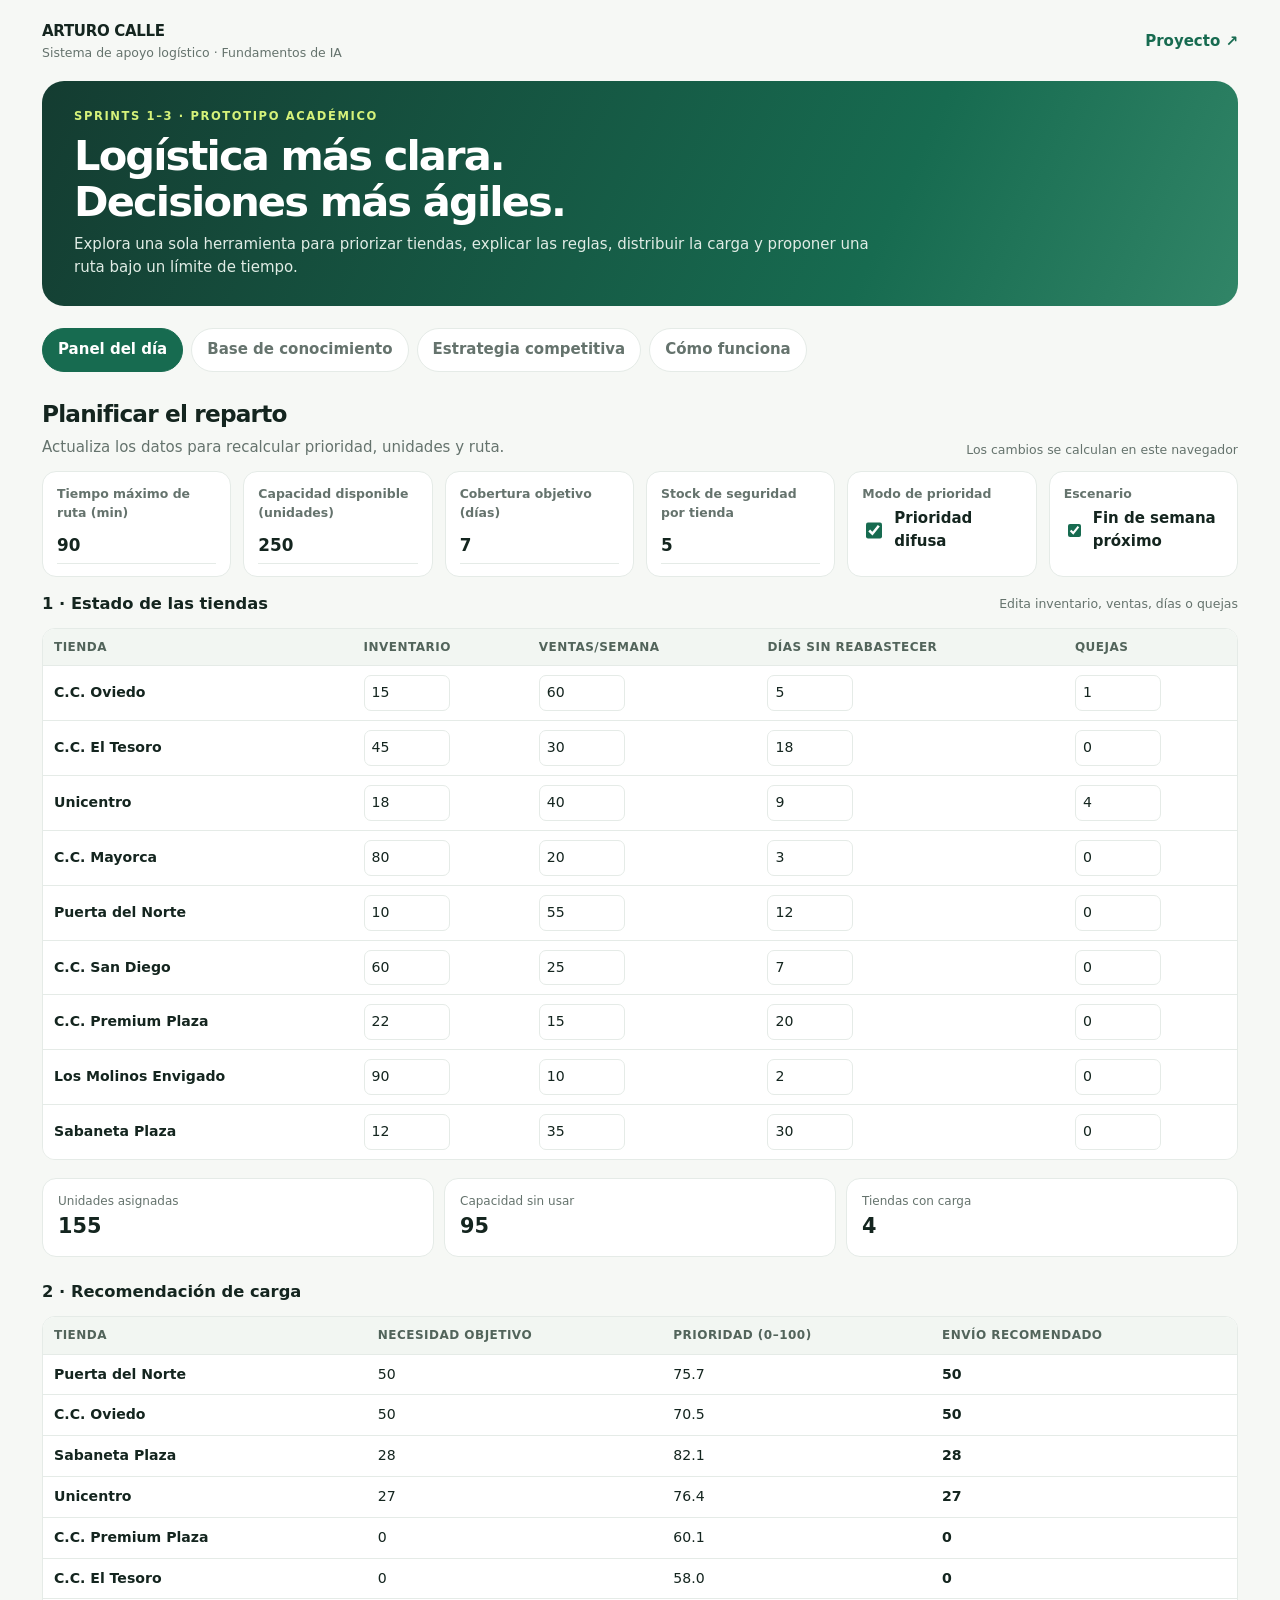
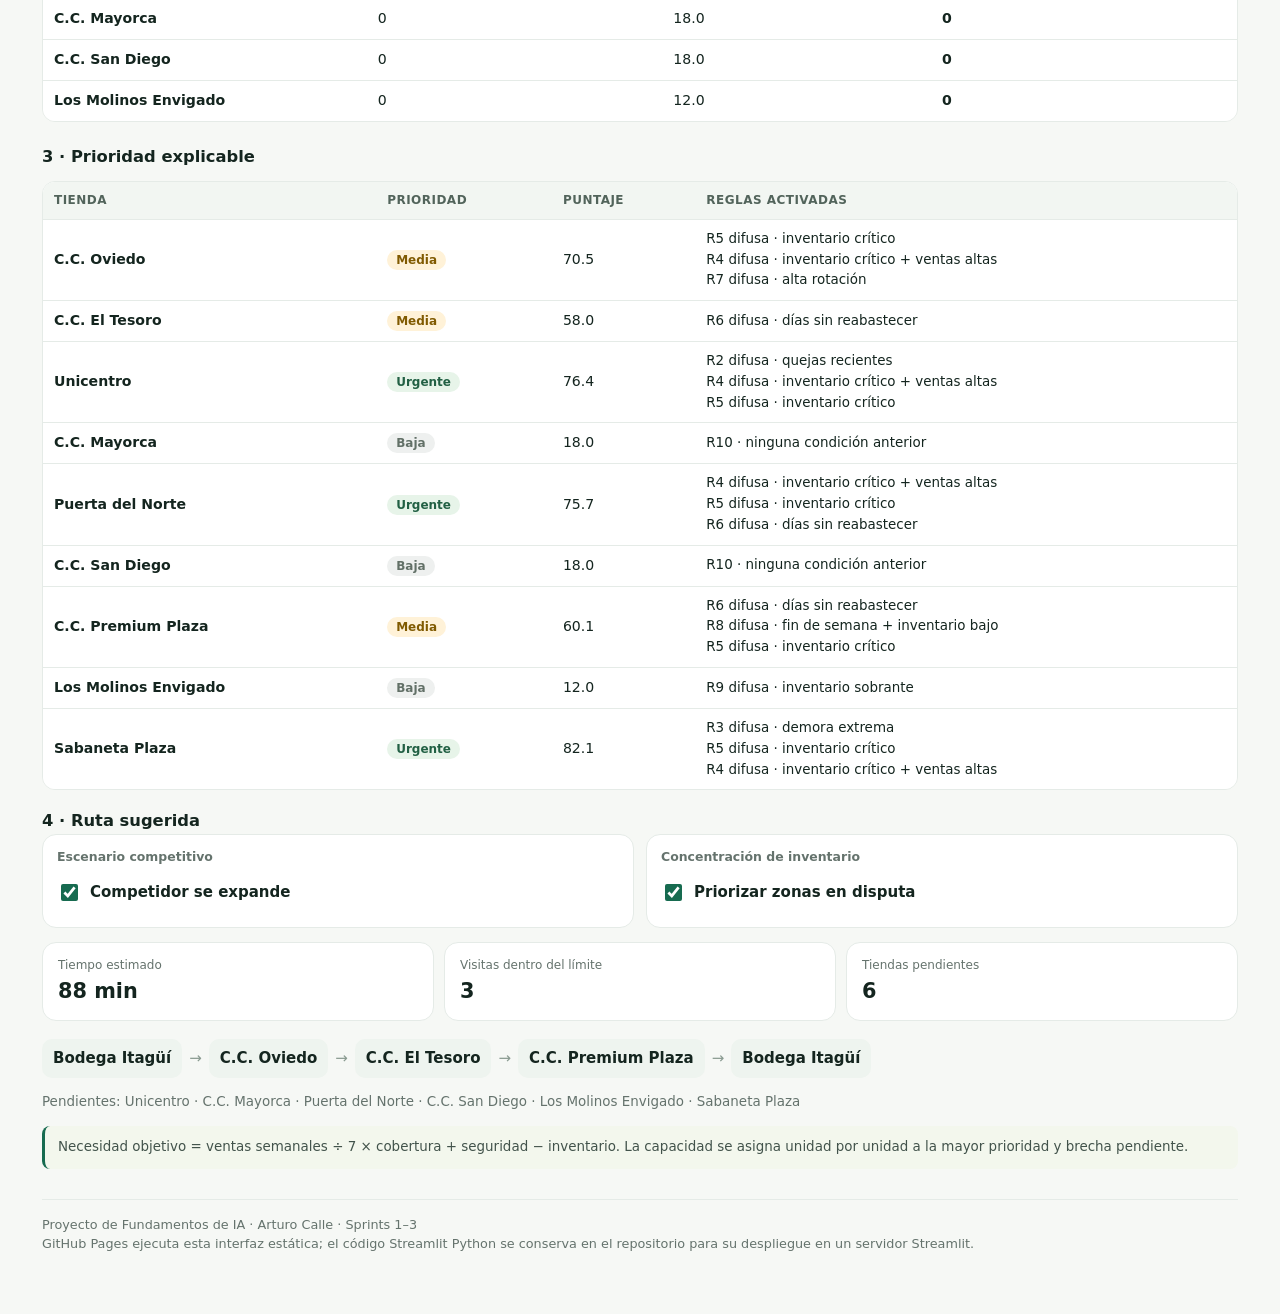
<file: site/app/index.html>
<!doctype html>
<html lang="es">
<head>
<meta charset="utf-8"><meta name="viewport" content="width=device-width,initial-scale=1">
<title>Arturo Calle · Logística inteligente</title>
<style>
:root{--ink:#14251f;--green:#176b50;--deep:#143c31;--lime:#d6f27a;--muted:#65736d;--line:#e5ebe7;--paper:#f6f8f5;--white:#fff;--red:#a63d40}*{box-sizing:border-box}body{margin:0;background:var(--paper);color:var(--ink);font:15px/1.55 system-ui,-apple-system,"Segoe UI",sans-serif}button,input{font:inherit}.shell{max-width:1240px;margin:auto;padding:20px 22px 60px}.top{display:flex;justify-content:space-between;align-items:center;gap:18px;margin-bottom:18px}.brand{font-weight:750;letter-spacing:-.02em}.brand span{display:block;color:var(--muted);font-size:.78rem;font-weight:500;letter-spacing:0}.back{color:var(--green);text-decoration:none;font-weight:650}.hero{padding:27px 32px;border-radius:22px;color:#fff;background:linear-gradient(115deg,var(--deep),var(--green) 70%,#318567);margin-bottom:18px}.tag{color:var(--lime);font-size:.72rem;letter-spacing:.14em;text-transform:uppercase;font-weight:750}.hero h1{font-size:clamp(1.8rem,4vw,2.6rem);letter-spacing:-.045em;line-height:1.1;margin:8px 0}.hero p{color:#e0ece5;margin:.35rem 0 0;max-width:820px}.nav{display:flex;gap:8px;overflow:auto;padding:4px 0 12px;margin-bottom:4px}.nav button{border:1px solid var(--line);background:#fff;color:var(--muted);border-radius:999px;padding:9px 15px;white-space:nowrap;cursor:pointer;font-weight:650}.nav button.active{background:var(--green);border-color:var(--green);color:#fff}.section{display:none}.section.active{display:block}.section-title{display:flex;justify-content:space-between;align-items:end;gap:16px;margin:12px 0}.section-title h2{font-size:1.45rem;letter-spacing:-.035em;margin:0}.section-title p{margin:4px 0 0;color:var(--muted)}.panel,.card{background:#fff;border:1px solid var(--line);border-radius:17px;padding:18px 20px;box-shadow:0 4px 16px #14251f08}.controls{display:grid;grid-template-columns:repeat(auto-fit,minmax(170px,1fr));gap:12px;margin-bottom:14px}.control{background:#fff;border:1px solid var(--line);border-radius:14px;padding:12px 14px}.control label{display:block;font-size:.78rem;color:var(--muted);font-weight:650;margin-bottom:4px}.control input[type=number]{width:100%;border:0;border-bottom:1px solid var(--line);padding:5px 0;color:var(--ink);font-size:1.05rem;font-weight:700;outline:0}.check{display:flex;align-items:center;gap:9px;min-height:45px;font-weight:650}.check input{accent-color:var(--green);width:17px;height:17px}.table-wrap{overflow:auto;border:1px solid var(--line);border-radius:13px;margin:12px 0 18px}table{border-collapse:collapse;width:100%;min-width:690px;background:white}th,td{text-align:left;padding:9px 11px;border-bottom:1px solid var(--line);font-size:.88rem}th{background:#f2f6f2;color:#52645b;font-size:.75rem;text-transform:uppercase;letter-spacing:.04em;position:sticky;top:0}tr:last-child td{border-bottom:0}td input{width:86px;border:1px solid var(--line);border-radius:7px;padding:6px 7px;color:var(--ink)}td:first-child{font-weight:650}.metrics{display:grid;grid-template-columns:repeat(auto-fit,minmax(150px,1fr));gap:10px;margin:12px 0 18px}.metric{background:#fff;border:1px solid var(--line);border-radius:14px;padding:13px 15px}.metric span{display:block;color:var(--muted);font-size:.75rem}.metric b{font-size:1.3rem}.subhead{margin:22px 0 8px;font-size:1.02rem}.muted{color:var(--muted)}.pill{display:inline-block;color:var(--green);font-size:.72rem;font-weight:750;letter-spacing:.04em}.route{display:flex;flex-wrap:wrap;gap:7px;align-items:center;margin:12px 0}.stop{border-radius:10px;background:#eef4ef;padding:8px 11px;font-weight:650}.arrow{color:#8a9b91}.notice{background:#f3f7ed;border-left:3px solid var(--green);padding:11px 13px;border-radius:8px;color:#42534b}.footer{border-top:1px solid var(--line);margin-top:30px;padding-top:15px;color:var(--muted);font-size:.8rem}.grid{display:grid;grid-template-columns:repeat(auto-fit,minmax(210px,1fr));gap:12px}.card h3{margin:5px 0;font-size:1rem}.card p{margin:.4rem 0;color:var(--muted)}.rule{padding:10px 0;border-bottom:1px solid var(--line)}.rule:last-child{border:0}.rule b{display:inline-block;min-width:36px;color:var(--green)}.right{text-align:right}.badge{border-radius:999px;padding:3px 9px;background:#e7f4e9;color:#226044;font-weight:700;font-size:.75rem}.badge.mid{background:#fff2d8;color:#805a00}.badge.low{background:#eef0ef;color:#627067}.small{font-size:.84rem}.table-title{display:flex;justify-content:space-between;align-items:center;gap:8px}.table-title h3{margin:0}.status{color:var(--muted);font-size:.78rem}@media(max-width:600px){.shell{padding:13px}.hero{padding:22px}.top{align-items:flex-start}.section-title{display:block}}
</style>
</head>
<body><main class="shell">
<div class="top"><div class="brand">ARTURO CALLE<span>Sistema de apoyo logístico · Fundamentos de IA</span></div><a class="back" href="../">Proyecto ↗</a></div>
<header class="hero"><div class="tag">Sprints 1–3 · Prototipo académico</div><h1>Logística más clara.<br>Decisiones más ágiles.</h1><p>Explora una sola herramienta para priorizar tiendas, explicar las reglas, distribuir la carga y proponer una ruta bajo un límite de tiempo.</p></header>
<nav class="nav" aria-label="Navegación"><button class="active" data-page="panel">Panel del día</button><button data-page="knowledge">Base de conocimiento</button><button data-page="strategy">Estrategia competitiva</button><button data-page="about">Cómo funciona</button></nav>
<section class="section active" id="panel">
<div class="section-title"><div><h2>Planificar el reparto</h2><p>Actualiza los datos para recalcular prioridad, unidades y ruta.</p></div><span class="status">Los cambios se calculan en este navegador</span></div>
<div class="controls">
<div class="control"><label>Tiempo máximo de ruta (min)</label><input id="budget" type="number" min="30" max="240" step="5" value="90"></div>
<div class="control"><label>Capacidad disponible (unidades)</label><input id="capacity" type="number" min="0" max="100000" step="10" value="250"></div>
<div class="control"><label>Cobertura objetivo (días)</label><input id="coverage" type="number" min="1" max="21" value="7"></div>
<div class="control"><label>Stock de seguridad por tienda</label><input id="safety" type="number" min="0" max="500" value="5"></div>
<div class="control"><label>Modo de prioridad</label><div class="check"><input id="fuzzy" type="checkbox" checked><span>Prioridad difusa</span></div></div>
<div class="control"><label>Escenario</label><div class="check"><input id="weekend" type="checkbox" checked><span>Fin de semana próximo</span></div></div>
</div>
<div class="table-title"><h3 class="subhead">1 · Estado de las tiendas</h3><span class="status">Edita inventario, ventas, días o quejas</span></div>
<div id="stores"></div>
<div class="metrics" id="metrics"></div>
<h3 class="subhead">2 · Recomendación de carga</h3><div id="loads"></div>
<h3 class="subhead">3 · Prioridad explicable</h3><div id="priorities"></div>
<div class="table-title"><h3 class="subhead">4 · Ruta sugerida</h3></div>
<div class="controls">
<div class="control"><label>Escenario competitivo</label><div class="check"><input id="rival" type="checkbox" checked><span>Competidor se expande</span></div></div>
<div class="control"><label>Concentración de inventario</label><div class="check"><input id="focus" type="checkbox" checked><span>Priorizar zonas en disputa</span></div></div>
</div>
<div class="metrics" id="routeMetrics"></div><div class="route" id="route"></div><p class="muted small" id="pending"></p>
<div class="notice small">Necesidad objetivo = ventas semanales ÷ 7 × cobertura + seguridad − inventario. La capacidad se asigna unidad por unidad a la mayor prioridad y brecha pendiente.</div>
</section>
<section class="section" id="knowledge">
<div class="section-title"><div><h2>La base de conocimiento</h2><p>Conocimiento estable del modelo, separado de los datos operativos del día.</p></div></div>
<div class="grid"><article class="card"><span class="pill">1 · CONOCIMIENTO</span><h3>Red, umbrales y reglas</h3><p>Define tiendas conectadas, tiempos estimados, conjuntos difusos y las condiciones SI–ENTONCES.</p></article><article class="card"><span class="pill">2 · MEMORIA DE TRABAJO</span><h3>Datos del día</h3><p>Inventario, ventas semanales, días sin reabastecer, quejas, tiempo de ruta y capacidad.</p></article><article class="card"><span class="pill">3 · INFERENCIA</span><h3>Recomendaciones</h3><p>Aplica las reglas, calcula puntajes, asigna unidades y selecciona visitas bajo el límite de jornada.</p></article></div>
<h3 class="subhead">Diez reglas SI–ENTONCES</h3><div class="panel" id="rules"></div>
<h3 class="subhead">Cómo se suaviza la prioridad</h3><div class="panel small"><p>Inventario muy bajo, crítico, bajo y sobrante; ventas altas; rotación muy alta; días medios o muy altos; quejas altas y fin de semana se representan con funciones trapezoidales solapadas. Las reglas conservan los umbrales originales, pero su grado de activación se pondera con consecuentes Sugeno.</p><p>Urgente → salidas alrededor de 90–96; media → 52–62; baja → 12–18. El puntaje es el promedio ponderado continuo de las reglas activas; la etiqueta solo resume ese valor. Cuando se desactiva la prioridad difusa, se aplican los cortes discretos originales.</p></div>
<h3 class="subhead">Red vial del proyecto · minutos estimados</h3><div id="network"></div><p class="muted small">Tiempos académicos simulados de hora pico; no representan tráfico en tiempo real.</p>
</section>
<section class="section" id="strategy">
<div class="section-title"><div><h2>Decisión frente a la expansión del competidor</h2><p>Matriz hipotética usada en la Entrega 3.</p></div></div>
<div class="panel"><p>Valores de participación de mercado del modelo, en la escala codificada por el notebook. La presentación describe la escala de otra forma; se conserva aquí la matriz tal como está implementada.</p><div class="table-wrap"><table><thead><tr><th>Estrategia</th><th>Competidor se expande</th><th>Competidor mantiene</th></tr></thead><tbody><tr><td>Concentrar</td><td>20</td><td>50</td></tr><tr><td>Distribuir</td><td>65</td><td>80</td></tr></tbody></table></div><div class="notice">Estos pagos son supuestos didácticos. En la ruta, concentrar duplica el valor de las visitas en zonas disputadas; si el competidor se expande, una visita después del minuto 45 pierde la mitad de su valor.</div><h3 class="subhead">Zonas de disputa</h3><p>C.C. Oviedo · Unicentro · C.C. El Tesoro · C.C. San Diego.</p><p class="muted small">El algoritmo genético explora órdenes de visita y maximiza valor atendido menos una penalización pequeña por tiempo, respetando el límite de ruta.</p></div>
</section>
<section class="section" id="about">
<div class="section-title"><div><h2>De los sprints a una sola herramienta</h2><p>El flujo conecta conocimiento, datos y decisiones.</p></div></div>
<div class="grid"><article class="card"><span class="pill">SPRINT 1</span><h3>Red y rutas</h3><p>Nueve tiendas conectadas con tiempos en minutos. Dijkstra calcula caminos mínimos; la búsqueda de ruta organiza una vuelta cerrada con límite de tiempo y 15 minutos de atención por parada.</p></article><article class="card"><span class="pill">SPRINT 2</span><h3>Sistema experto</h3><p>Separa base de conocimiento, memoria de trabajo e inferencia. Diez reglas transparentes priorizan las tiendas.</p></article><article class="card"><span class="pill">SPRINT 3</span><h3>Estrategia competitiva</h3><p>Una matriz de pagos define un escenario hipotético. Un algoritmo genético busca el orden de visita con mayor valor.</p></article><article class="card"><span class="pill">EXTENSIÓN</span><h3>Lógica difusa y carga</h3><p>Prioridad continua para evitar saltos abruptos, seguida de distribución de unidades según necesidad y capacidad total.</p></article></div>
<div class="panel" style="margin-top:14px"><h3>Alcance</h3><p>Prototipo académico con datos, tiempos, umbrales y pagos supuestos a partir de los materiales de los sprints 1–3. No consulta inventario real, tráfico en vivo ni geolocalización. Valida las recomendaciones antes de cualquier uso operativo.</p><p class="muted small">La versión Python Streamlit también está en el repositorio, en <code>app/streamlit_app.py</code>, para ejecutarla en Streamlit Community Cloud.</p></div>
</section>
<footer class="footer">Proyecto de Fundamentos de IA · Arturo Calle · Sprints 1–3<br>GitHub Pages ejecuta esta interfaz estática; el código Streamlit Python se conserva en el repositorio para su despliegue en un servidor Streamlit.</footer>
</main>
<script>
const ORIGIN="Bodega Itagüí", STOP=15;
const names=["C.C. Oviedo","C.C. El Tesoro","Unicentro","C.C. Mayorca","Puerta del Norte","C.C. San Diego","C.C. Premium Plaza","Los Molinos Envigado","Sabaneta Plaza"];
let stores=[
 {name:"C.C. Oviedo",inv:15,sales:60,days:5,complaints:1},{name:"C.C. El Tesoro",inv:45,sales:30,days:18,complaints:0},{name:"Unicentro",inv:18,sales:40,days:9,complaints:4},{name:"C.C. Mayorca",inv:80,sales:20,days:3,complaints:0},{name:"Puerta del Norte",inv:10,sales:55,days:12,complaints:0},{name:"C.C. San Diego",inv:60,sales:25,days:7,complaints:0},{name:"C.C. Premium Plaza",inv:22,sales:15,days:20,complaints:0},{name:"Los Molinos Envigado",inv:90,sales:10,days:2,complaints:0},{name:"Sabaneta Plaza",inv:12,sales:35,days:30,complaints:0}
];
const graph={"Bodega Itagüí":{"Sabaneta Plaza":8,"Los Molinos Envigado":12,"C.C. Oviedo":10},"Sabaneta Plaza":{"Bodega Itagüí":8},"Los Molinos Envigado":{"Bodega Itagüí":12,"C.C. Premium Plaza":9},"C.C. Oviedo":{"Bodega Itagüí":10,"C.C. El Tesoro":5,"Unicentro":9},"C.C. El Tesoro":{"C.C. Oviedo":5,"C.C. Premium Plaza":7,"C.C. San Diego":11},"C.C. Premium Plaza":{"Los Molinos Envigado":9,"C.C. El Tesoro":7},"Unicentro":{"C.C. Oviedo":9,"C.C. San Diego":8,"C.C. Mayorca":13},"C.C. San Diego":{"C.C. El Tesoro":11,"Unicentro":8,"Puerta del Norte":10},"C.C. Mayorca":{"Unicentro":13,"Puerta del Norte":7},"Puerta del Norte":{"C.C. San Diego":10,"C.C. Mayorca":7}};
const disputed=new Set(["C.C. Oviedo","Unicentro","C.C. El Tesoro","C.C. San Diego"]);
const rulesDef=[["R1","Inventario < 10","Urgente"],["R2","Quejas > 3","Urgente"],["R3","Días sin reabastecer > 25","Urgente"],["R4","Inventario < 20 y ventas altas (>40 antes de fin de semana; >50 en otro caso)","Urgente"],["R5","Inventario < 20","Media"],["R6","Días sin reabastecer > 14","Media"],["R7","Ventas > 70 unidades/semana","Media"],["R8","Fin de semana próximo e inventario < 30","Media"],["R9","Inventario > 100","Baja"],["R10","Ninguna regla anterior aplica","Baja"]];
function dijkstra(start){let dist={};Object.keys(graph).forEach(n=>dist[n]=Infinity);dist[start]=0;let pending=new Set(Object.keys(graph));while(pending.size){let u=[...pending].reduce((a,b)=>dist[a]<dist[b]?a:b);pending.delete(u);if(!Number.isFinite(dist[u]))break;for(let [v,w] of Object.entries(graph[u]))if(dist[u]+w<dist[v])dist[v]=dist[u]+w}return dist}
const DIST={};Object.keys(graph).forEach(n=>DIST[n]=dijkstra(n));
function trap(x,a,b,c,d){if(x<=a||x>=d)return 0;if(x>=b&&x<=c)return 1;if(x<b)return b===a?1:(x-a)/(b-a);return d===c?1:(d-x)/(d-c)}
function fuzzyPriority(f,weekend){let high=weekend?40:50;let m={inv_muy_bajo:trap(f.inv,-100,-100,5,15),inv_critico:trap(f.inv,5,10,18,26),inv_bajo_30:trap(f.inv,15,20,27,35),inv_sobrante:trap(f.inv,85,100,150,150),ventas_altas:trap(f.sales,high-15,high,high+15,high+30),rotacion_muy_alta:trap(f.sales,55,70,120,120),dias_medios:trap(f.days,8,14,22,29),dias_muy_altos:trap(f.days,18,25,45,45),quejas_altas:trap(f.complaints,1,3,8,8),fin_semana:weekend?1:0};let rr=[[m.inv_muy_bajo,96,"R1 difusa · inventario muy bajo"],[m.quejas_altas,94,"R2 difusa · quejas recientes"],[m.dias_muy_altos,92,"R3 difusa · demora extrema"],[Math.min(m.inv_critico,m.ventas_altas),91,"R4 difusa · inventario crítico + ventas altas"],[m.inv_critico,62,"R5 difusa · inventario crítico"],[m.dias_medios,58,"R6 difusa · días sin reabastecer"],[m.rotacion_muy_alta,55,"R7 difusa · alta rotación"],[Math.min(m.fin_semana,m.inv_bajo_30),52,"R8 difusa · fin de semana + inventario bajo"],[m.inv_sobrante,12,"R9 difusa · inventario sobrante"]];let den=rr.reduce((a,r)=>a+(r[0]>0?r[0]:0),0);let score=den?rr.reduce((a,r)=>a+r[0]*r[1],0)/den:18;let fired=rr.filter(r=>r[0]>.05).sort((a,b)=>b[0]-a[0]).slice(0,3).map(r=>r[2]);return {score,priority:score>=75?"Urgente":score>=38?"Media":"Baja",rules:fired.length?fired:["R10 · ninguna condición anterior"]}}
function discretePriority(f,weekend){let high=weekend?40:50, t=[[f.inv<10,"Urgente","R1 · inventario muy bajo"],[f.complaints>3,"Urgente","R2 · más de 3 quejas"],[f.days>25,"Urgente","R3 · más de 25 días sin reabastecer"],[f.inv<20&&f.sales>high,"Urgente","R4 · inventario crítico + ventas altas"],[f.inv<20,"Media","R5 · inventario crítico"],[f.days>14,"Media","R6 · más de 14 días sin reabastecer"],[f.sales>70,"Media","R7 · rotación muy alta"],[weekend&&f.inv<30,"Media","R8 · fin de semana + inventario bajo"],[f.inv>100,"Baja","R9 · inventario sobrante"]];for(let x of t)if(x[0])return {score:{Urgente:92,Media:56,Baja:18}[x[1]],priority:x[1],rules:[x[2]]};return {score:18,priority:"Baja",rules:["R10 · ninguna condición anterior"]}}
function allocate(scores,coverage,capacity,safety){let rows=stores.map(s=>{let need=Math.max(0,Math.round(s.sales/7*coverage+safety)-s.inv);return {name:s.name,need,score:scores[s.name].score,send:0}}),remaining=capacity;while(remaining>0){let c=rows.filter(r=>r.send<r.need);if(!c.length)break;c.sort((a,b)=>b.score*(1-b.send/Math.max(1,b.need))-a.score*(1-a.send/Math.max(1,a.need))||a.send-b.send);c[0].send++;remaining--}return rows}
function seeded(seed){return function(){seed|=0;seed=seed+0x6D2B79F5|0;let t=Math.imul(seed^seed>>>15,1|seed);t=t+Math.imul(t^t>>>7,61|t)^t;return ((t^t>>>14)>>>0)/4294967296}}
function routePlan(scores,budget,expand,focus){let ns=stores.map(s=>s.name).filter(n=>DIST[n]),rng=seeded(42),values={};ns.forEach(n=>values[n]=Math.max(.2,scores[n].score/100)*(focus&&disputed.has(n)?2:1));function decode(order){let visited=[],elapsed=0,current=ORIGIN,arrivals={},route=[ORIGIN];for(let n of order){let travel=DIST[current][n];if(elapsed+travel+STOP+DIST[n][ORIGIN]<=budget){elapsed+=travel;arrivals[n]=elapsed;elapsed+=STOP;visited.push(n);route.push(n);current=n}}return {visited,total:elapsed+DIST[current][ORIGIN],arrivals,route:[...route,ORIGIN]}}function fitness(order){let d=decode(order),v=d.visited.reduce((a,n)=>a+values[n]*(expand&&disputed.has(n)&&d.arrivals[n]>45?.5:1),0);return v-.01*d.total}function sample(pop,weights){let total=weights.reduce((a,b)=>a+b,0),r=rng()*total;for(let i=0;i<pop.length;i++){r-=weights[i];if(r<=0)return pop[i]}return pop[pop.length-1]}let pop=Array.from({length:30},()=>ns.slice().sort(()=>rng()-.5));for(let g=0;g<60;g++){pop.sort((a,b)=>fitness(b)-fitness(a));let next=pop.slice(0,2);while(next.length<30){let raw=pop.map(fitness),floor=Math.min(...raw),weights=raw.map(x=>Math.max(.001,x-floor+.01)),p1=sample(pop,weights),p2=sample(pop,weights),cut=Math.max(1,Math.floor(ns.length/2)),child=p1.slice(0,cut).concat(p2.filter(n=>!p1.slice(0,cut).includes(n)));if(child.length>1&&rng()<.2){let a=Math.floor(rng()*child.length),b=Math.floor(rng()*child.length);[child[a],child[b]]=[child[b],child[a]]}next.push(child)}pop=next}let best=pop.reduce((a,b)=>fitness(a)>fitness(b)?a:b),d=decode(best);return {...d,fitness:fitness(best),pending:ns.filter(n=>!d.visited.includes(n))}}
function esc(s){return String(s).replace(/[&<>"']/g,c=>({"&":"&amp;","<":"&lt;",">":"&gt;","\"":"&quot;","'":"&#39;"}[c]))}
function storeTable(){return '<div class="table-wrap"><table><thead><tr><th>Tienda</th><th>Inventario</th><th>Ventas/semana</th><th>Días sin reabastecer</th><th>Quejas</th></tr></thead><tbody>'+stores.map((s,i)=>'<tr><td>'+esc(s.name)+'</td><td><input type="number" min="0" data-i="'+i+'" data-k="inv" value="'+s.inv+'"></td><td><input type="number" min="0" data-i="'+i+'" data-k="sales" value="'+s.sales+'"></td><td><input type="number" min="0" data-i="'+i+'" data-k="days" value="'+s.days+'"></td><td><input type="number" min="0" data-i="'+i+'" data-k="complaints" value="'+s.complaints+'"></td></tr>').join('')+'</tbody></table></div>'}
function priorityClass(p){return p==="Urgente"?"":" mid"}
function render(){document.getElementById('stores').innerHTML=storeTable();let fuzzy=document.getElementById('fuzzy').checked,weekend=document.getElementById('weekend').checked,budget=Math.max(0,+document.getElementById('budget').value||0),capacity=Math.max(0,+document.getElementById('capacity').value||0),coverage=Math.max(0,+document.getElementById('coverage').value||0),safety=Math.max(0,+document.getElementById('safety').value||0),expand=document.getElementById('rival').checked,focus=document.getElementById('focus').checked;let result={};stores.forEach(s=>result[s.name]=(fuzzy?fuzzyPriority:discretePriority)({inv:s.inv,sales:s.sales,days:s.days,complaints:s.complaints},weekend));let load=allocate(result,coverage,capacity,safety),assigned=load.reduce((a,r)=>a+r.send,0);document.getElementById('metrics').innerHTML='<div class="metric"><span>Unidades asignadas</span><b>'+assigned.toLocaleString('es-CO')+'</b></div><div class="metric"><span>Capacidad sin usar</span><b>'+Math.max(0,capacity-assigned).toLocaleString('es-CO')+'</b></div><div class="metric"><span>Tiendas con carga</span><b>'+load.filter(r=>r.send>0).length+'</b></div>';document.getElementById('loads').innerHTML='<div class="table-wrap"><table><thead><tr><th>Tienda</th><th>Necesidad objetivo</th><th>Prioridad (0–100)</th><th>Envío recomendado</th></tr></thead><tbody>'+load.slice().sort((a,b)=>b.send-a.send||b.score-a.score).map(r=>'<tr><td>'+esc(r.name)+'</td><td>'+r.need+'</td><td>'+r.score.toFixed(1)+'</td><td><b>'+r.send+'</b></td></tr>').join('')+'</tbody></table></div>';document.getElementById('priorities').innerHTML='<div class="table-wrap"><table><thead><tr><th>Tienda</th><th>Prioridad</th><th>Puntaje</th><th>Reglas activadas</th></tr></thead><tbody>'+stores.map(s=>{let r=result[s.name];return '<tr><td>'+esc(s.name)+'</td><td><span class="badge'+(r.priority==='Urgente'?'':r.priority==='Media'?' mid':' low')+'">'+r.priority+'</span></td><td>'+r.score.toFixed(1)+'</td><td class="small">'+r.rules.map(esc).join('<br>')+'</td></tr>'}).join('')+'</tbody></table></div>';let route=routePlan(result,budget,expand,focus);document.getElementById('routeMetrics').innerHTML='<div class="metric"><span>Tiempo estimado</span><b>'+route.total+' min</b></div><div class="metric"><span>Visitas dentro del límite</span><b>'+route.visited.length+'</b></div><div class="metric"><span>Tiendas pendientes</span><b>'+route.pending.length+'</b></div>';document.getElementById('route').innerHTML=route.route.map((n,i)=>'<span class="stop">'+esc(n)+'</span>'+(i<route.route.length-1?'<span class="arrow">→</span>':'')).join('');document.getElementById('pending').textContent=route.pending.length?'Pendientes: '+route.pending.join(' · '):'Todas las tiendas están dentro del límite de esta ruta.';let rules=document.getElementById('rules');if(rules)rules.innerHTML=rulesDef.map(r=>'<div class="rule"><b>'+r[0]+'</b><span>'+esc(r[1])+'</span> <span class="badge'+(r[2]==='Urgente'?'':r[2]==='Media'?' mid':' low')+'">'+r[2]+'</span></div>').join('');let edges=[];for(let a of Object.keys(graph))for(let b of Object.keys(graph[a]))if(a<b)edges.push([a,b,graph[a][b]]);let net=document.getElementById('network');if(net)net.innerHTML='<div class="table-wrap"><table><thead><tr><th>Tramo</th><th>Tiempo (min)</th></tr></thead><tbody>'+edges.map(e=>'<tr><td>'+esc(e[0])+' ↔ '+esc(e[1])+'</td><td>'+e[2]+'</td></tr>').join('')+'</tbody></table></div>'}
document.querySelectorAll('.nav button').forEach(b=>b.addEventListener('click',()=>{document.querySelectorAll('.nav button').forEach(x=>x.classList.toggle('active',x===b));document.querySelectorAll('.section').forEach(s=>s.classList.toggle('active',s.id===b.dataset.page));window.scrollTo({top:0,behavior:'smooth'})}));
document.addEventListener('change',e=>{if(e.target.matches('#stores input')){let i=+e.target.dataset.i,k=e.target.dataset.k;stores[i][k]=Math.max(0,+e.target.value||0)}if(e.target.matches('input'))render()});
render();
</script>
</body></html>
</file>
<file: site/app-redisenada/styles.css>
/* Propuesta de diseño · Arturo Calle | interfaz Pages */
:root{--ink:#17251f;--green:#155a43;--deep:#103d30;--lime:#d8ef9c;--muted:#69756e;--line:#e4e9e3;--paper:#f4f5ef;--white:#fff;--red:#a63d40;--sand:#ece9dd;--shadow:0 18px 48px rgba(25,52,39,.075)}
body{background:var(--paper);font-family:Inter,"Segoe UI",system-ui,sans-serif;color:var(--ink);letter-spacing:-.01em}
.shell{max-width:1320px;padding:24px clamp(16px,4vw,54px) 72px}
.top{padding:2px 1px 18px;border-bottom:1px solid #dfe5dc;margin-bottom:24px}
.brand{font-size:.94rem;letter-spacing:.12em;color:var(--deep)}.brand span{letter-spacing:0;font-size:.78rem;margin-top:2px}
.back{border:1px solid #d7dfd4;border-radius:999px;padding:9px 14px;background:#fff;color:var(--deep);transition:.2s}.back:hover{background:#edf2e8;transform:translateY(-1px)}
.hero{position:relative;overflow:hidden;min-height:220px;padding:clamp(27px,5vw,52px);border-radius:8px 42px 8px 42px;background:linear-gradient(112deg,#102f27 0%,#155a43 63%,#327456 100%);box-shadow:var(--shadow);margin-bottom:22px}
.hero:after{content:"IA  /  LOGÍSTICA";position:absolute;right:clamp(20px,4vw,48px);bottom:26px;color:#d8ef9c;font-size:.68rem;letter-spacing:.2em;font-weight:800;opacity:.86}
.hero:before{content:"";position:absolute;width:320px;height:320px;border:1px solid rgba(216,239,156,.16);border-radius:50%;right:-64px;top:-130px;box-shadow:0 0 0 27px rgba(216,239,156,.035),0 0 0 62px rgba(216,239,156,.03)}
.tag{color:var(--lime);letter-spacing:.19em}.hero h1{max-width:780px;font-size:clamp(2rem,5vw,3.25rem);line-height:1.02;letter-spacing:-.055em;margin:14px 0 12px}.hero p{max-width:720px;color:#e1ebe1;line-height:1.75}
.nav{position:sticky;top:0;z-index:5;padding:10px 0 14px;background:rgba(244,245,239,.94);backdrop-filter:blur(10px);border-bottom:1px solid var(--line);margin:0 0 16px}
.nav button{border-radius:5px;border-color:transparent;background:transparent;padding:10px 16px;color:#647168;transition:.18s}.nav button:hover{background:#e9eee6;color:var(--deep)}.nav button.active{background:var(--deep);color:white;border-color:var(--deep);box-shadow:0 5px 14px #103d3025}
.section-title{margin:20px 0 18px;align-items:center}.section-title h2{font-size:clamp(1.35rem,2vw,1.75rem);letter-spacing:-.045em}.section-title p{font-size:.91rem}.status{background:#e7eee5;border-radius:99px;padding:7px 11px;color:#456250}
.panel,.card{border-color:var(--line);border-radius:8px 22px 8px 22px;padding:21px 23px;box-shadow:var(--shadow)}.grid{gap:15px}.card{transition:transform .2s,box-shadow .2s}.card:hover{transform:translateY(-2px);box-shadow:0 20px 46px rgba(25,52,39,.1)}.card h3{font-size:1.04rem;letter-spacing:-.025em}.card p{line-height:1.65}
.fuzzy-note{display:grid;grid-template-columns:44px 1fr 120px;align-items:center;gap:15px;background:#eaf0e4;border:1px solid #d9e4d3;border-left:4px solid var(--green);border-radius:6px 18px 6px 18px;padding:15px 19px;margin:4px 0 18px}.fuzzy-mark{display:grid;place-items:center;width:40px;height:40px;background:var(--deep);color:var(--lime);border-radius:50%;font-size:1.65rem;font-weight:700}.fuzzy-note strong{color:var(--deep);font-size:.96rem}.fuzzy-note p{font-size:.84rem;color:#526458;margin:3px 0 0;max-width:800px}.fuzzy-spark{height:42px;display:flex;align-items:end;gap:5px;border-bottom:1px solid #a9bca7;padding:0 7px}.fuzzy-spark span{display:block;width:24px;border:2px solid var(--green);border-bottom:0;border-radius:20px 20px 0 0;transform:skew(-15deg)}.fuzzy-spark span:nth-child(1){height:14px;opacity:.4}.fuzzy-spark span:nth-child(2){height:29px;opacity:.7}.fuzzy-spark span:nth-child(3){height:39px}
.controls{gap:11px}.control{border-radius:6px 16px 6px 16px;border-color:#e0e6dd;padding:14px 16px;box-shadow:0 5px 14px #173b2c08}.control label{letter-spacing:.01em}.control input[type=number]:focus{border-color:var(--green)}.check input{accent-color:var(--green)}
.table-wrap{border:1px solid var(--line);border-radius:7px 17px 7px 17px;box-shadow:0 8px 24px #1934270b}table{min-width:700px}th{background:#eef1e9;color:#48594d;letter-spacing:.09em;font-size:.68rem;padding-top:12px;padding-bottom:12px}td{padding:11px;color:#344239}td input{border-color:#dfe5dc;border-radius:5px;background:#fbfcf9}td input:focus{outline:2px solid #a4c09d;border-color:transparent}
.metrics{gap:12px}.metric{position:relative;overflow:hidden;border-radius:7px 18px 7px 18px;padding:16px 18px;box-shadow:0 8px 24px #19342709}.metric:after{content:"";position:absolute;right:-18px;top:-30px;width:70px;height:70px;border:1px solid #d9e6d5;border-radius:50%}.metric span{font-size:.72rem;text-transform:uppercase;letter-spacing:.08em}.metric b{font-size:1.55rem;color:var(--deep);letter-spacing:-.05em}.subhead{font-size:1.06rem;letter-spacing:-.02em;margin-top:26px}
.badge{border-radius:4px 10px 4px 10px;background:#e4efe2;color:#275c3e}.badge.mid{background:#f4edd9;color:#7d5a16}.badge.low{background:#eceeeb;color:#606b63}.stop{border-radius:5px 12px 5px 12px;background:#e8eee4;color:#294d37;padding:9px 12px}.arrow{color:#93a28f}.notice{background:#eff2e9;border-left-color:#779563;border-radius:4px 12px 4px 12px}.rule{padding:12px 4px}.rule b{color:var(--green)}
.footer{margin-top:45px;padding-top:18px}.section{animation:appear .25s ease-out}@keyframes appear{from{opacity:.75;transform:translateY(3px)}to{opacity:1;transform:none}}
@media(max-width:660px){.shell{padding:12px 13px 46px}.hero{min-height:0;padding:25px 22px;border-radius:6px 28px 6px 28px}.hero:after{display:none}.top{align-items:center}.brand{font-size:.8rem}.brand span{font-size:.7rem}.nav{top:0}.nav button{padding:9px 12px;font-size:.82rem}.section-title{display:block}.status{display:inline-block;margin-top:10px}.fuzzy-note{grid-template-columns:38px 1fr;gap:10px;padding:13px}.fuzzy-spark{display:none}.panel,.card{padding:16px}.table-wrap{margin-top:10px}}

/* Navegación fija inferior y gráficas interactivas */
body{padding-bottom:112px}
.nav{position:fixed;top:auto;bottom:max(12px,env(safe-area-inset-bottom));left:50%;transform:translateX(-50%);z-index:30;display:flex;justify-content:center;gap:3px;width:max-content;max-width:calc(100vw - 24px);overflow-x:auto;padding:7px;background:rgba(255,255,255,.94);backdrop-filter:blur(14px);border:1px solid #dce4da;border-bottom:1px solid #dce4da;border-radius:17px;box-shadow:0 12px 38px rgba(16,45,33,.2);margin:0;scrollbar-width:none}
.nav::-webkit-scrollbar{display:none}
.nav button{flex:0 0 auto;border-radius:10px;padding:10px 14px;font-size:.83rem;letter-spacing:.005em;color:#536258}
.nav button.active{background:var(--deep);box-shadow:0 4px 11px #103d3028}
.chart-grid{display:grid;grid-template-columns:repeat(2,minmax(0,1fr));gap:14px;margin:10px 0 22px}
.chart-card{min-width:0;overflow:hidden;background:#fff;border:1px solid var(--line);border-radius:7px 19px 7px 19px;padding:17px 17px 14px;box-shadow:0 8px 24px #19342709}
.chart-heading h3{margin:5px 0 2px;font-size:.98rem;letter-spacing:-.025em}.chart-heading p{margin:0;color:var(--muted);font-size:.78rem;line-height:1.5}.chart-kicker{font-size:.63rem;color:var(--green);font-weight:800;letter-spacing:.13em}
.chart-svg{display:block;width:100%;height:auto;margin-top:12px;overflow:visible}.chart-label{font:11px Inter,"Segoe UI",sans-serif;fill:#536258}.chart-value{font:700 11px Inter,"Segoe UI",sans-serif;fill:#243d2e}.chart-axis{font:10px Inter,"Segoe UI",sans-serif;fill:#7b887e}
.chart-legend{display:flex;gap:16px;margin-top:10px;color:#5c6c61;font-size:.72rem}.chart-legend span{display:flex;align-items:center;gap:6px}.chart-legend i{width:10px;height:10px;border-radius:3px;display:inline-block}.legend-need{background:#c9d4c5}.legend-send{background:#176b50}
.chart-card{background:#fff!important;color:#14251f}.chart-svg{background:#f5f8f3!important;border-radius:12px;padding:6px}.map-card{margin:0 0 14px}.map-svg{display:block;width:100%;height:auto;margin-top:12px;border-radius:14px;background:#f3f7f1!important}.map-bg{fill:#f3f7f1}.map-river{fill:none;stroke:#e3eee8;stroke-width:20;stroke-linecap:round}.map-road{stroke:#fff;stroke-width:9;stroke-linecap:round}.map-road{filter:drop-shadow(0 1px 1px #d7e0d7)}.road-label-bg{fill:#fff;stroke:#e0e8de;stroke-width:.7}.road-label{font:9px system-ui,sans-serif;fill:#6d7c70}.map-route{fill:none;stroke:#176b50;stroke-width:4;stroke-linecap:round;stroke-linejoin:round;stroke-dasharray:2 0;opacity:.88}.map-pin{fill:#fff;stroke-width:3}.map-pin.visited{fill:#176b50}.map-order{font:700 9px system-ui,sans-serif;fill:#fff;text-anchor:middle;pointer-events:none}.map-node,.depot{cursor:pointer}.map-hit{fill:transparent;stroke:transparent}.map-node:hover .map-hit,.map-node:focus .map-hit,.map-node.selected .map-hit{fill:#dcebdc;stroke:#176b50;stroke-width:1}.map-node{outline:none}.map-label{font:600 10px system-ui,sans-serif;fill:#294234;paint-order:stroke;stroke:#f3f7f1;stroke-width:3px;stroke-linejoin:round}.depot rect{fill:#143c31}.depot text:first-of-type{font:700 16px system-ui,sans-serif;fill:#fff}.depot .map-label{font:700 10px system-ui,sans-serif}.legend-road{background:#cbd6ca}.map-caption{padding:7px 2px 0;color:#728074;font-size:.72rem}.chart-detail{background:#edf3ea!important;color:#294d37!important}
.chart-row{cursor:pointer;outline:none}.chart-row .hit{fill:transparent;transition:fill .16s}.chart-row:hover .hit,.chart-row:focus .hit,.chart-row.selected .hit{fill:#eef4ec}.chart-row:focus .hit{stroke:#176b50;stroke-width:1}.chart-row.selected .chart-label,.chart-row.selected .chart-value{font-weight:800;fill:#143c31}.jeans-defs{position:absolute;width:0;height:0;overflow:hidden}.jeans-body{fill:currentColor;stroke:var(--priority,#294f6d);stroke-width:.9;stroke-linejoin:round}.jeans-stitch{fill:none;stroke:#e8d09a;stroke-width:.65;stroke-linecap:round;stroke-linejoin:round}.jeans-loop{fill:none;stroke:#d8e7ed;stroke-width:1;stroke-linecap:round}.jeans-rivet{fill:#dfc47b;stroke:#9a7745;stroke-width:.3}.pants-marker{pointer-events:none;color:#527fa0;--priority:#294f6d;filter:drop-shadow(0 1px 1px #fff)}.pants-mini{display:block;overflow:visible}.map-pants{overflow:visible;pointer-events:none}.map-node.selected .map-pants{filter:drop-shadow(0 1px 2px #647c67)}.chart-detail{min-height:38px;margin:-10px 0 18px;padding:10px 13px;border-radius:10px;background:#edf3ea;color:#294d37;font-size:.85rem;font-weight:650}
.agent-card{margin:4px 0 18px;padding:17px 19px;border:1px solid #dce8de;border-radius:16px;background:linear-gradient(115deg,#f3f8f1,#fff);box-shadow:0 3px 14px #14251f06}.agent-top{display:flex;justify-content:space-between;align-items:center;gap:18px}.agent-kicker{color:#176b50;font-size:.67rem;font-weight:800;letter-spacing:.12em}.agent-top h3{margin:3px 0;font-size:1.05rem}.agent-top p{margin:0;color:#65736d;font-size:.83rem}.agent-button{flex:none;border:0;border-radius:10px;padding:10px 14px;background:#176b50;color:#fff;font-weight:700;cursor:pointer}.agent-button:hover{background:#143c31}.agent-button span{margin-left:8px}.agent-output{margin-top:14px}.agent-idle{color:#718077;font-size:.82rem}.agent-steps{display:grid;grid-template-columns:repeat(4,minmax(0,1fr));gap:8px}.agent-steps>div{display:flex;flex-direction:column;gap:2px;padding:9px 10px;border-radius:10px;background:#fff;border:1px solid #e5ebe4}.agent-steps span{color:#768378;font-size:.62rem;font-weight:800;letter-spacing:.07em}.agent-steps b{font-size:.85rem;color:#1c4935}.agent-steps small{color:#728078;font-size:.7rem}.agent-action{margin:9px 0 0;padding:9px 11px;border-radius:9px;background:#e8f0e6;color:#395848;font-size:.78rem}.agent-action strong{color:#1c4935}@media(max-width:650px){.agent-top{align-items:flex-start;flex-direction:column}.agent-button{width:100%}.agent-steps{grid-template-columns:repeat(2,minmax(0,1fr))}}
@media(max-width:760px){.chart-grid{grid-template-columns:1fr}.chart-card{padding:14px}.chart-svg{margin-top:8px}}
@media(max-width:520px){.nav{width:calc(100vw - 20px);bottom:max(8px,env(safe-area-inset-bottom));gap:1px;padding:5px;border-radius:14px}.nav button{flex:1 0 auto;padding:9px 9px;font-size:.72rem}.shell{padding-bottom:28px}.chart-label{font-size:10px}}
</file>
